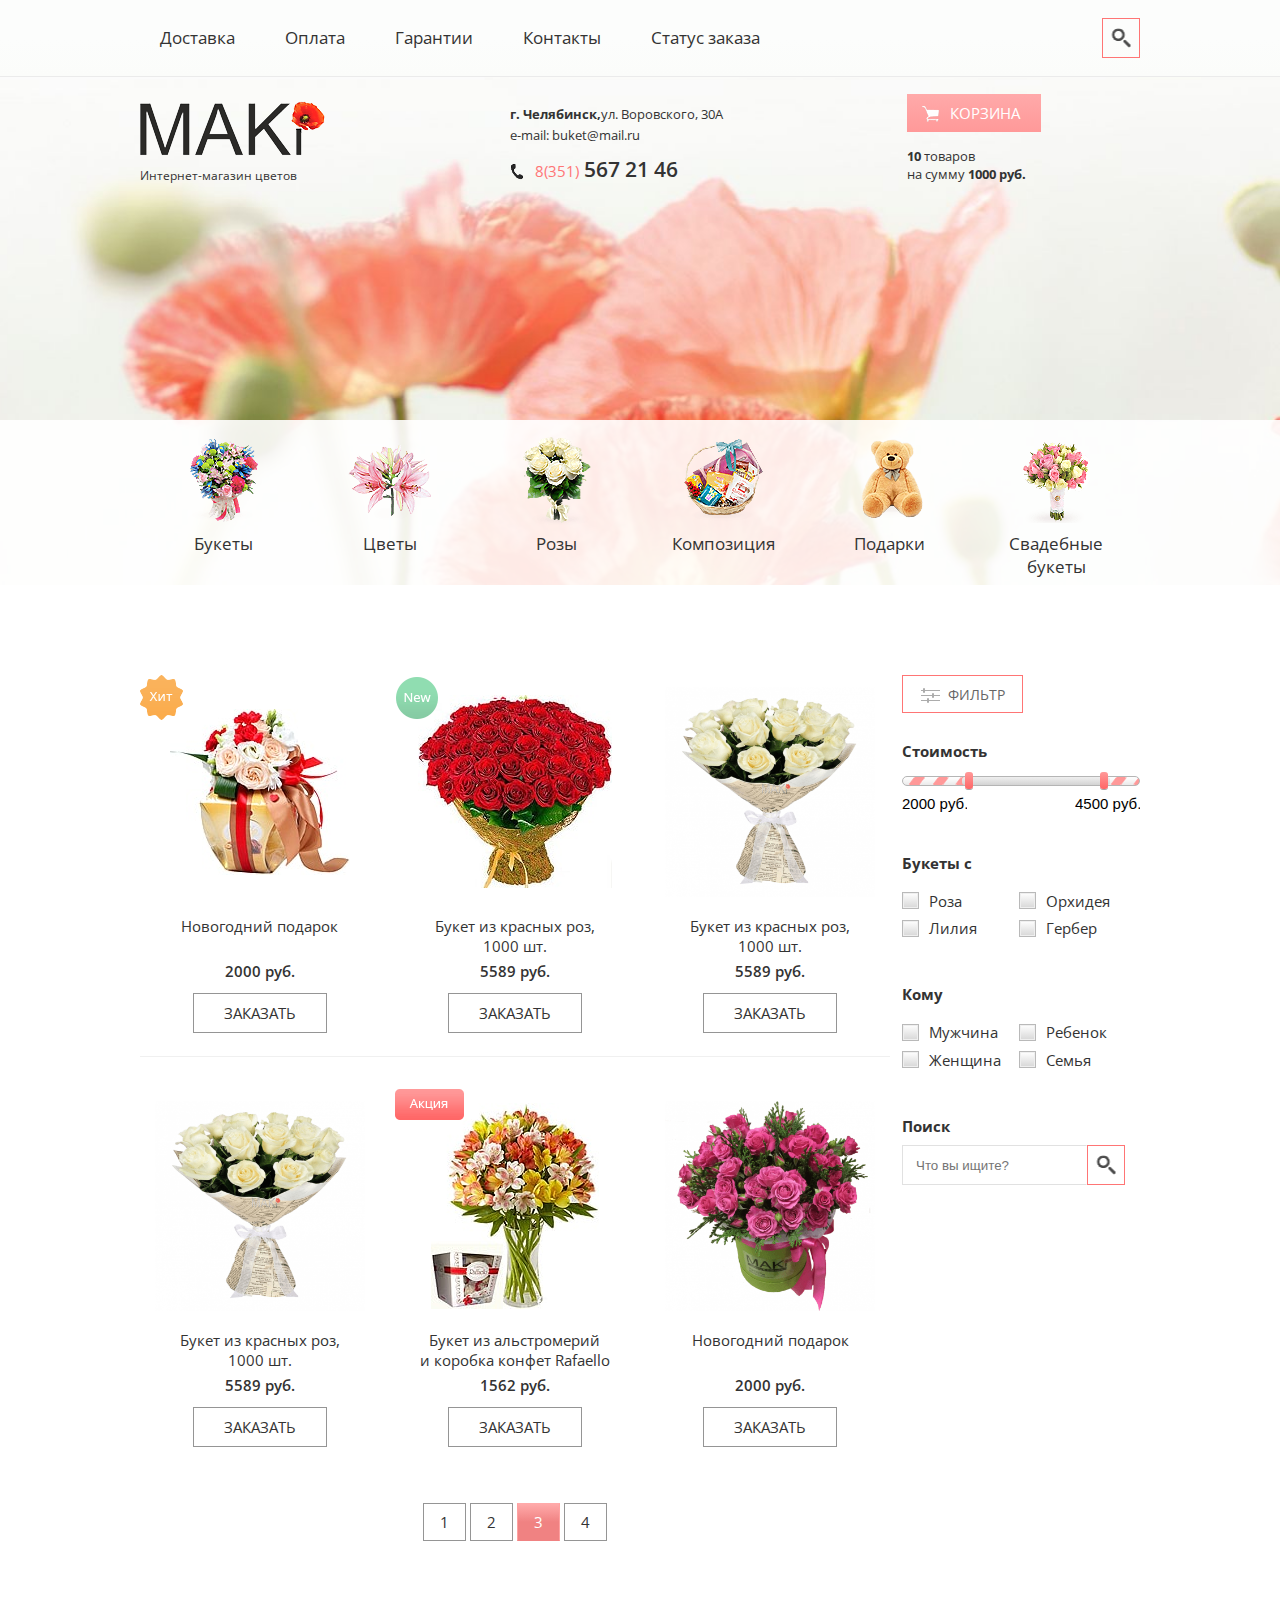
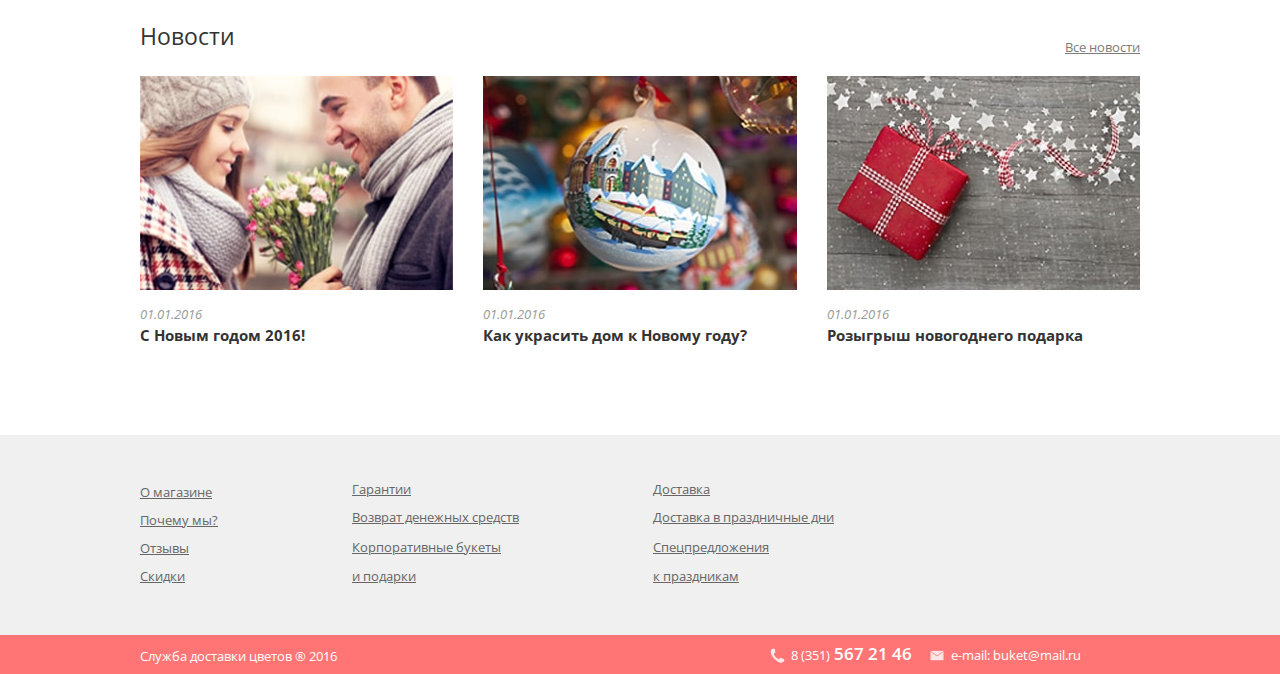
<file: index.html>
<!DOCTYPE html>
<html lang="ru">
  <head>
    <meta charset="utf-8">
    <title>maki</title>
    <meta name="keywords" content="">
    <meta name="description" content="">
    <meta name="viewport" content="width=device-width">
    <link href="http://fonts.googleapis.com/css?family=PT+Sans:regular,italic,bold,bolditalic" rel="stylesheet" type="text/css">
    <link href="https://fonts.googleapis.com/css?family=Open+Sans:400,400i,600,700" rel="stylesheet">
    <link rel="stylesheet" href="css/layout/jquery-ui.min.css">
    <link type="text/css" rel="stylesheet" href="css/layout/jquery.fancybox.css">
    <link type="text/css" rel="stylesheet" href="css/layout/jquery.fancybox-thumbs.css">
    <link type="text/css" rel="stylesheet" href="css/layout/lightslider.min.css">
    <link type="text/css" rel="stylesheet" href="css/layout/timedropper.min.css">
    <link type="text/css" rel="stylesheet" href="css/main.css">
  </head>
  <body>
    <div class="wrapper">
      <div class="pagecontent-main">
        <div class="header">
          <div class="header__top">
            <div class="container">
              <div class="pulled-left">
                <div class="mobile_show" data-opener="navigation-mobile"><span class="icon icon_burger"></span></div>
                <div class="header__nav">
                  <div class="nav">
                    <ul class="nav__list nav_mobile" data-target="navigation-mobile">
                      <li class="nav__item"><a class="nav__link" href="#">Доставка</a></li>
                      <li class="nav__item"><a class="nav__link" href="#">Оплата</a></li>
                      <li class="nav__item"><a class="nav__link" href="#">Гарантии</a></li>
                      <li class="nav__item"><a class="nav__link" href="#">Контакты </a></li>
                      <li class="nav__item"><a class="nav__link" href="#">Статус заказа</a></li>
                    </ul>
                  </div>
                </div>
              </div>
              <div class="header__search">
                <div class="search">
                  <input class="search__input" type="text" name="search" placeholder="Что вы ищите?"><a class="search__wrap" href="#">
                    <span class="search__icon">
                      <span class="icon icon_search"></span>
                    </span></a>
                </div>
              </div>
            </div>
          </div>
          <div class="header__middle">
            <div class="container">
              <div class="header__logo">
                <div class="logo"><a class="logo__link" href="index.html"><img class="logo__img" src="./img/logo.png" alt=""></a>
                  <div class="logo__text">Интернет-магазин цветов</div>
                </div>
              </div>
              <div class="header__contacts">
                <div class="contacts">
                  <div class="contacts__address"><span class="contacts__address-city"> г. Челябинск,</span><span class="contacts__address-street">ул. Воровского, 30А</span></div>
                  <div class="contacts__email"><a class="contacts__email-link" href="mailto:buket@mail.ru">e-mail: buket@mail.ru</a></div>
                  <div class="contacts__tel">
                    <div class="contacts__tel-icon">
                      <div class="icon icon_phone"></div>
                    </div><a class="contacts__tel-link" href="tel:83515672146"><span>
                         8(351)</span>
                       
                      567 21 46</a>
                  </div>
                </div>
              </div>
              <div class="header__cart"><a class="cart__btn" href="order.html">
                  <span class="cart__btn-icon">
                    <span class="icon icon_cart"></span>
                  </span>Корзина</a>
                <div class="cart__products"><span class="cart__products-number">10 </span><span class="cart__products-text">товаров</span></div>
                <div class="cart__amount"><span class="cart__amount-text">на сумму </span><span class="cart__amount-number">1000 руб.</span></div>
              </div>
            </div>
          </div>
          <div class="header__bottom">
            <div class="container">
              <div class="menu">
                <ul class="menu__list">
                  <li class="menu__item"><a class="menu__item-link" href="#">
                      <span class="menu__item-img-wrap"><img class="menu__item-img" src="img/menu-img/bouquets.png" alt=""></span>
                      <span class="menu__item-text">Букеты</span></a></li>
                  <li class="menu__item"><a class="menu__item-link" href="#">
                      <span class="menu__item-img-wrap"><img class="menu__item-img" src="img/menu-img/flowers.png" alt=""></span>
                      <span class="menu__item-text">Цветы</span></a></li>
                  <li class="menu__item"><a class="menu__item-link" href="#">
                      <span class="menu__item-img-wrap"><img class="menu__item-img" src="img/menu-img/rose.png" alt=""></span>
                      <span class="menu__item-text">Розы</span></a></li>
                  <li class="menu__item"><a class="menu__item-link" href="#">
                      <span class="menu__item-img-wrap"><img class="menu__item-img" src="img/menu-img/composition.png" alt=""></span>
                      <span class="menu__item-text">Композиция</span></a></li>
                  <li class="menu__item"><a class="menu__item-link" href="#">
                      <span class="menu__item-img-wrap"><img class="menu__item-img" src="img/menu-img/gifts.png" alt=""></span>
                      <span class="menu__item-text">Подарки</span></a></li>
                  <li class="menu__item"><a class="menu__item-link" href="#">
                      <span class="menu__item-img-wrap"><img class="menu__item-img" src="img/menu-img/wedding_b.png" alt=""></span>
                      <span class="menu__item-text">Свадебные <br> букеты</span></a></li>
                </ul>
              </div>
            </div>
          </div>
        </div>
        <div class="maincontent">
          <div class="container">
            <div class="clearfix-wrap">
              <div class="sidebar">
                <div class="filters"><a class="filters__btn" href="#">
                    <span class="filters__btn-icon">
                      <span class="icon icon_filter"></span>
                    </span><span class="filters__btn-text">Фильтр</span></a>
                  <div class="filters__wrap">
                    <form id="filter" method="get">
                      <div class="filters__row filters__row_range">
                        <div class="filters__title">Стоимость</div>
                        <div class="filters__range">
                          <div id="slider-range"></div>
                          <div class="filters__range-price">
                            <input class="filters__range-elem" type="text" name="price-from" readonly id="price-from">
                            <input class="filters__range-elem" type="text" name="price-to" readonly id="price-to">
                          </div>
                        </div>
                      </div>
                      <div class="filters__row filters__row_checkbox">
                        <div class="filters__title">Букеты с </div>
                        <label class="filters__checkbox">
                          <input class="filters__checkbox-elem" type="checkbox" name="bouquets"><span class="filters__checkbox-fake"></span><span class="filters__elem-title">Роза</span>
                        </label>
                        <label class="filters__checkbox">
                          <input class="filters__checkbox-elem" type="checkbox" name="bouquets"><span class="filters__checkbox-fake"></span><span class="filters__elem-title">Орхидея</span>
                        </label>
                        <label class="filters__checkbox">
                          <input class="filters__checkbox-elem" type="checkbox" name="bouquets"><span class="filters__checkbox-fake"></span><span class="filters__elem-title">Лилия</span>
                        </label>
                        <label class="filters__checkbox">
                          <input class="filters__checkbox-elem" type="checkbox" name="bouquets"><span class="filters__checkbox-fake"></span><span class="filters__elem-title">Гербер</span>
                        </label>
                      </div>
                      <div class="filters__row filters__row_checkbox">
                        <div class="filters__title">Кому </div>
                        <label class="filters__checkbox">
                          <input class="filters__checkbox-elem" type="checkbox" name="present"><span class="filters__checkbox-fake"></span><span class="filters__elem-title">Мужчина</span>
                        </label>
                        <label class="filters__checkbox">
                          <input class="filters__checkbox-elem" type="checkbox" name="present"><span class="filters__checkbox-fake"></span><span class="filters__elem-title">Ребенок</span>
                        </label>
                        <label class="filters__checkbox">
                          <input class="filters__checkbox-elem" type="checkbox" name="present"><span class="filters__checkbox-fake"></span><span class="filters__elem-title">Женщина</span>
                        </label>
                        <label class="filters__checkbox">
                          <input class="filters__checkbox-elem" type="checkbox" name="present"><span class="filters__checkbox-fake"></span><span class="filters__elem-title">Семья</span>
                        </label>
                      </div>
                      <div class="filters__row filters__row_search">
                        <div class="filters__title filters__title_input">Поиск</div>
                        <div class="filters__input">
                          <div class="search">
                            <input class="search__input" type="text" name="search" placeholder="Что вы ищите?"><a class="search__wrap" href="#">
                              <span class="search__icon">
                                <span class="icon icon_search"></span>
                              </span></a>
                          </div>
                        </div>
                      </div>
                    </form>
                  </div>
                </div>
              </div>
              <div class="main">
                <div class="products">
                  <div class="products__list">
                    <div class="products__item"><img class="product__sales-icon" src="./img/icons/sales.png" alt="">
                      <div class="product"><a class="product__link" href="products-info.html">
                          <span class="product__img-wrap"><img class="product__img" src="img/products-img/ny-present.jpg" alt=""></span>
                          <span class="product__title">Новогодний подарок</span></a>
                        <div class="product__sum">2000 руб.</div><a class="product__order-btn" href="products-info.html">Заказать</a>
                      </div>
                    </div>
                    <div class="products__item"><img class="product__new-icon" src="./img/icons/new.png" alt="">
                      <div class="product"><a class="product__link" href="products-info.html">
                          <span class="product__img-wrap"><img class="product__img" src="img/products-img/rose-1001.jpg" alt=""></span>
                          <span class="product__title">Букет из красных роз,<br> 1000 шт.</span></a>
                        <div class="product__sum">5589 руб.</div><a class="product__order-btn" href="products-info.html">Заказать</a>
                      </div>
                    </div>
                    <div class="tablet-clearfix"></div>
                    <div class="products__item">
                      <div class="product"><a class="product__link" href="products-info.html">
                          <span class="product__img-wrap"><img class="product__img" src="img/products-img/white-rose.png" alt=""></span>
                          <span class="product__title">Букет из красных роз,<br> 1000 шт.</span></a>
                        <div class="product__sum">5589 руб.</div><a class="product__order-btn" href="products-info.html">Заказать</a>
                      </div>
                    </div>
                    <div class="desctop-clearfix"></div>
                    <div class="products__item">
                      <div class="product"><a class="product__link" href="products-info.html">
                          <span class="product__img-wrap"><img class="product__img" src="img/products-img/white-rose.png" alt=""></span>
                          <span class="product__title">Букет из красных роз,<br> 1000 шт.</span></a>
                        <div class="product__sum">5589 руб.</div><a class="product__order-btn" href="products-info.html">Заказать</a>
                      </div>
                    </div>
                    <div class="tablet-clearfix"></div>
                    <div class="products__item"><img class="product__promotion-icon" src="./img/icons/promotion.png" alt="">
                      <div class="product"><a class="product__link" href="products-info.html">
                          <span class="product__img-wrap"><img class="product__img" src="img/products-img/flowers-raffaello.jpg" alt=""></span>
                          <span class="product__title">Букет из альстромерий <br> и коробка конфет Rafaello</span></a>
                        <div class="product__sum">1562 руб.</div><a class="product__order-btn" href="products-info.html">Заказать</a>
                      </div>
                    </div>
                    <div class="products__item">
                      <div class="product"><a class="product__link" href="products-info.html">
                          <span class="product__img-wrap"><img class="product__img" src="img/products-img/pink-rose.png" alt=""></span>
                          <span class="product__title">Новогодний подарок</span></a>
                        <div class="product__sum">2000 руб.</div><a class="product__order-btn" href="products-info.html">Заказать</a>
                      </div>
                    </div>
                    <div class="desctop-clearfix"></div>
                  </div>
                  <div class="pagination__wrap">
                    <ul class="pagination__list">
                      <li class="pagination__item"><a class="pagination__link" href="#">1</a></li>
                      <li class="pagination__item"><a class="pagination__link" href="#">2</a></li>
                      <li class="pagination__item active"><a class="pagination__link" href="#">3</a></li>
                      <li class="pagination__item"><a class="pagination__link" href="#">4</a></li>
                    </ul>
                  </div>
                </div>
              </div>
            </div>
            <div class="news">
              <div class="news-heading__wrap">
                <div class="section__title">Новости</div><a class="news__show-all" href="#">Все новости</a>
              </div>
              <ul class="news__list">
                <li class="news__item"><a class="news__link-img" href="#"><img class="news__img" src="./img/news-img/couple.jpg" alt="">
                    <span class="news__hover">Читать...</span></a>
                  <div class="news__date">01.01.2016</div>
                  <div class="news__title"><a class="news__link" href="#">С Новым годом 2016!</a></div>
                </li>
                <li class="news__item"><a class="news__link-img" href="#"><img class="news__img" src="./img/news-img/ny.jpg" alt="">
                    <span class="news__hover">Читать...</span></a>
                  <div class="news__date">01.01.2016</div>
                  <div class="news__title"><a class="news__link" href="#">Как украсить дом к Новому году?</a></div>
                </li>
                <li class="news__item"><a class="news__link-img" href="#"><img class="news__img" src="./img/news-img/gift.jpg" alt="">
                    <span class="news__hover">Читать...</span></a>
                  <div class="news__date">01.01.2016</div>
                  <div class="news__title"><a class="news__link" href="#">Розыгрыш новогоднего подарка</a></div>
                </li>
              </ul>
            </div>
          </div>
        </div>
      </div>
    </div>
    <div class="footer">
      <div class="footer__top">
        <div class="container">
          <div class="footer__menu">
            <ul class="footer__menu-list">
              <li class="footer__menu-item">
                <div class="footer__menu-elem"><a class="footer__menu-link" href="#">О магазине</a></div>
                <div class="footer__menu-elem"><a class="footer__menu-link" href="#">Почему мы?</a></div>
                <div class="footer__menu-elem"><a class="footer__menu-link" href="#">Отзывы</a></div>
                <div class="footer__menu-elem"><a class="footer__menu-link" href="#">Скидки</a></div>
              </li>
              <li class="footer__menu-item">
                <div class="footer__menu-elem"><a class="footer__menu-link" href="#">Гарантии</a></div>
                <div class="footer__menu-elem"><a class="footer__menu-link" href="#">Возврат денежных средств</a></div>
                <div class="footer__menu-elem"><a class="footer__menu-link footer__menu-indent" href="#">Корпоративные букеты <br> и подарки</a></div>
              </li>
              <li class="footer__menu-item">
                <div class="footer__menu-elem"><a class="footer__menu-link" href="#">Доставка</a></div>
                <div class="footer__menu-elem"><a class="footer__menu-link" href="#">Доставка в праздничные дни</a></div>
                <div class="footer__menu-elem"><a class="footer__menu-link footer__menu-indent" href="#">Спецпредложения <br> к праздникам</a></div>
              </li>
            </ul>
          </div>
        </div>
      </div>
      <div class="footer__bottom">
        <div class="container">
          <div class="footer__copyright">Служба доставки цветов &#174; 2016</div>
          <div class="footer__contacts">
            <div class="contacts__tel">
              <div class="contacts__tel-icon">
                <div class="icon icon_phone-white"></div>
              </div><a class="contacts__tel-link" href="tel:83515672146"><span>
                   8 (351)</span>
                 
                567 21 46</a>
            </div>
            <div class="contacts__email">
              <div class="contacts__email-icon">
                <div class="icon icon_email"></div>
              </div><a class="contacts__email-link" href="mailto:buket@mail.ru">e-mail: buket@mail.ru</a>
            </div>
          </div>
        </div>
      </div>
    </div>
    <script src="js/jquery-3.3.1.min.js"></script>
    <script src="js/jquery-ui.min.js"></script>
    <script src="js/jquery.fancybox.pack.js"></script>
    <script src="js/jquery.fancybox-thumbs.js"></script>
    <script src="js/lightslider.min.js"></script>
    <script src="js/timedropper.min.js"></script>
    <script src="js/main.js"></script>
  </body>
</html>
</file>
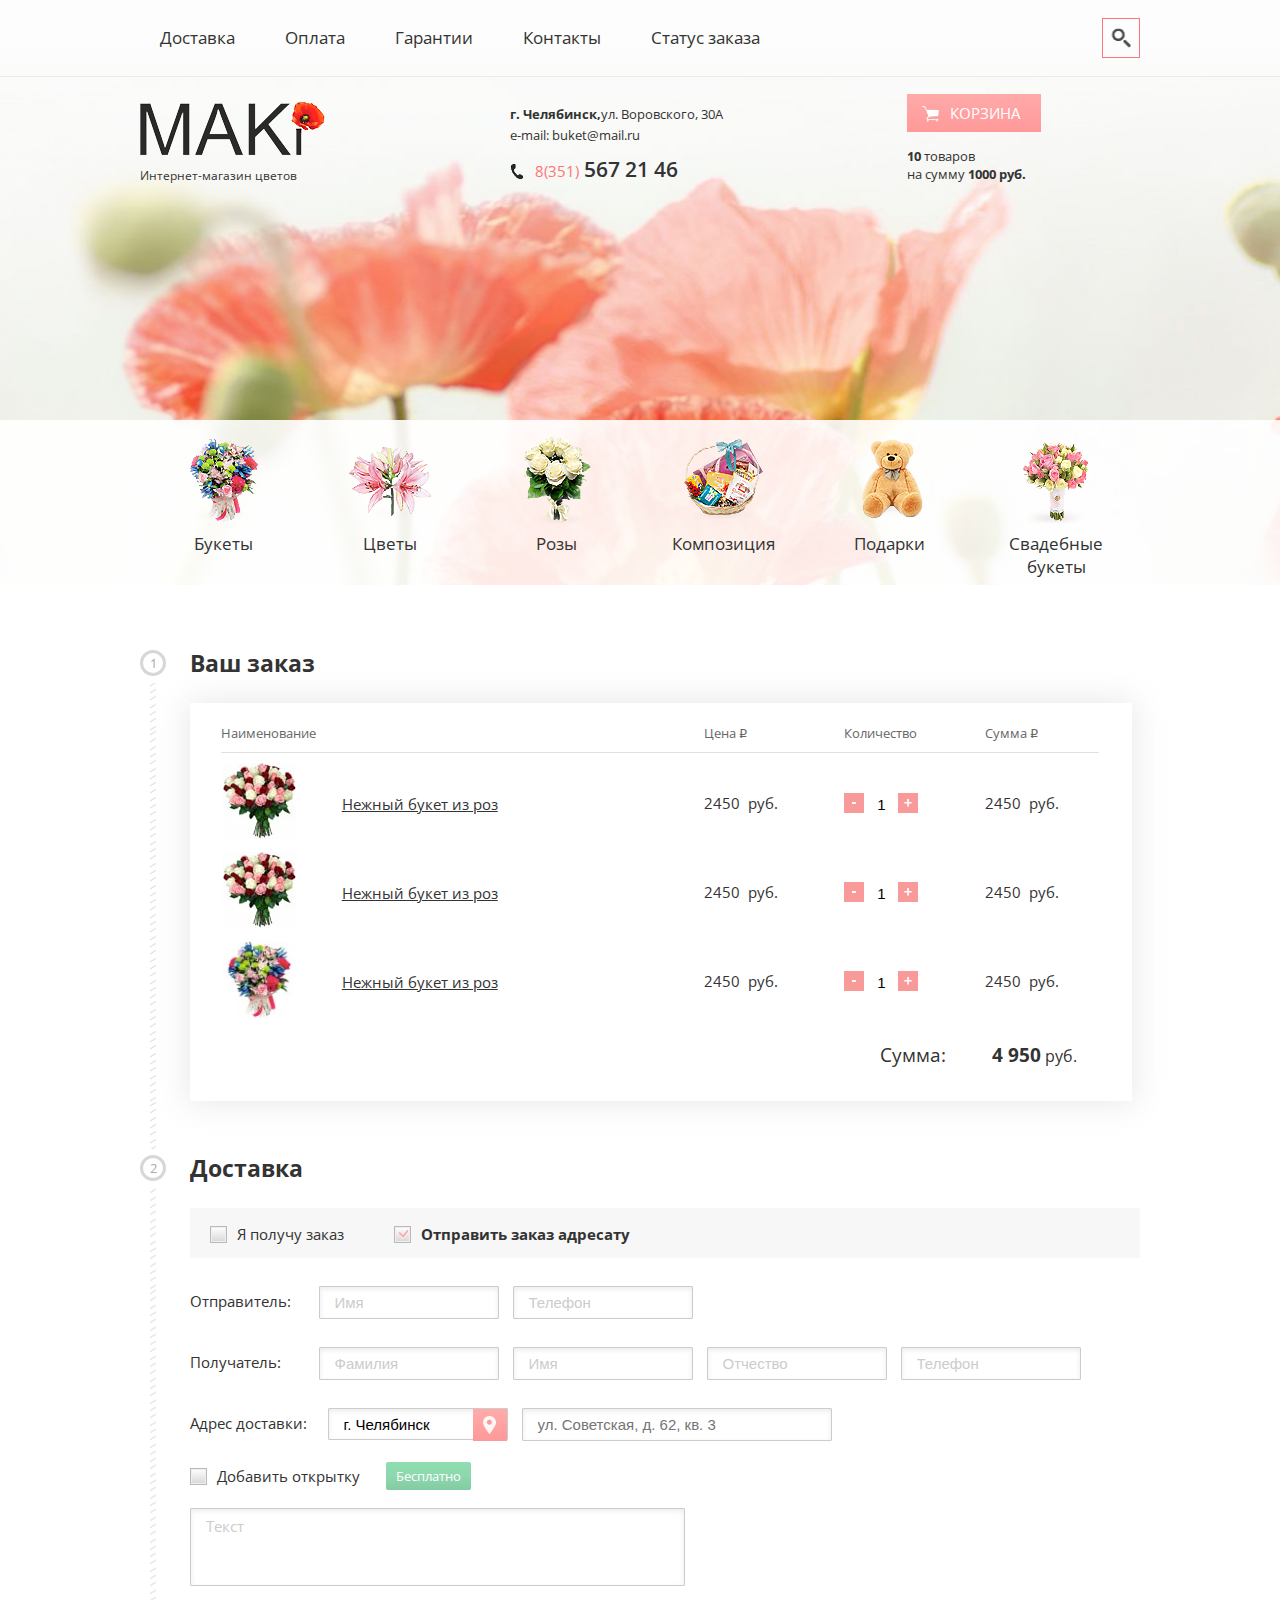
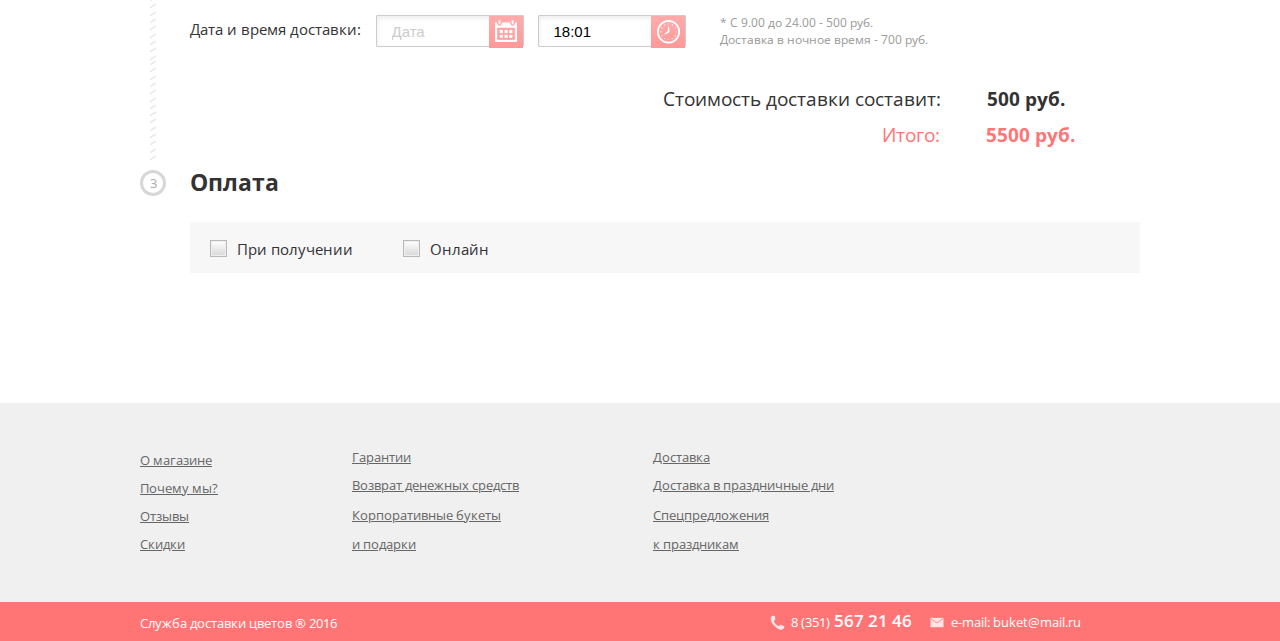
<file: order.html>
<!DOCTYPE html>
<html lang="ru">
  <head>
    <meta charset="utf-8">
    <title>maki</title>
    <meta name="keywords" content="">
    <meta name="description" content="">
    <meta name="viewport" content="width=device-width">
    <link href="http://fonts.googleapis.com/css?family=PT+Sans:regular,italic,bold,bolditalic" rel="stylesheet" type="text/css">
    <link href="https://fonts.googleapis.com/css?family=Open+Sans:400,400i,600,700" rel="stylesheet">
    <link rel="stylesheet" href="css/layout/jquery-ui.min.css">
    <link type="text/css" rel="stylesheet" href="css/layout/jquery.fancybox.css">
    <link type="text/css" rel="stylesheet" href="css/layout/jquery.fancybox-thumbs.css">
    <link type="text/css" rel="stylesheet" href="css/layout/lightslider.min.css">
    <link type="text/css" rel="stylesheet" href="css/layout/timedropper.min.css">
    <link type="text/css" rel="stylesheet" href="css/main.css">
  </head>
  <body>
    <div class="wrapper">
      <div class="pagecontent-order">
        <div class="header">
          <div class="header__top">
            <div class="container">
              <div class="pulled-left">
                <div class="mobile_show" data-opener="navigation-mobile"><span class="icon icon_burger"></span></div>
                <div class="header__nav">
                  <div class="nav">
                    <ul class="nav__list nav_mobile" data-target="navigation-mobile">
                      <li class="nav__item"><a class="nav__link" href="#">Доставка</a></li>
                      <li class="nav__item"><a class="nav__link" href="#">Оплата</a></li>
                      <li class="nav__item"><a class="nav__link" href="#">Гарантии</a></li>
                      <li class="nav__item"><a class="nav__link" href="#">Контакты </a></li>
                      <li class="nav__item"><a class="nav__link" href="#">Статус заказа</a></li>
                    </ul>
                  </div>
                </div>
              </div>
              <div class="header__search">
                <div class="search">
                  <input class="search__input" type="text" name="search" placeholder="Что вы ищите?"><a class="search__wrap" href="#">
                    <span class="search__icon">
                      <span class="icon icon_search"></span>
                    </span></a>
                </div>
              </div>
            </div>
          </div>
          <div class="header__middle">
            <div class="container">
              <div class="header__logo">
                <div class="logo"><a class="logo__link" href="index.html"><img class="logo__img" src="./img/logo.png" alt=""></a>
                  <div class="logo__text">Интернет-магазин цветов</div>
                </div>
              </div>
              <div class="header__contacts">
                <div class="contacts">
                  <div class="contacts__address"><span class="contacts__address-city"> г. Челябинск,</span><span class="contacts__address-street">ул. Воровского, 30А</span></div>
                  <div class="contacts__email"><a class="contacts__email-link" href="mailto:buket@mail.ru">e-mail: buket@mail.ru</a></div>
                  <div class="contacts__tel">
                    <div class="contacts__tel-icon">
                      <div class="icon icon_phone"></div>
                    </div><a class="contacts__tel-link" href="tel:83515672146"><span>
                         8(351)</span>
                       
                      567 21 46</a>
                  </div>
                </div>
              </div>
              <div class="header__cart"><a class="cart__btn" href="order.html">
                  <span class="cart__btn-icon">
                    <span class="icon icon_cart"></span>
                  </span>Корзина</a>
                <div class="cart__products"><span class="cart__products-number">10 </span><span class="cart__products-text">товаров</span></div>
                <div class="cart__amount"><span class="cart__amount-text">на сумму </span><span class="cart__amount-number">1000 руб.</span></div>
              </div>
            </div>
          </div>
          <div class="header__bottom">
            <div class="container">
              <div class="menu">
                <ul class="menu__list">
                  <li class="menu__item"><a class="menu__item-link" href="#">
                      <span class="menu__item-img-wrap"><img class="menu__item-img" src="img/menu-img/bouquets.png" alt=""></span>
                      <span class="menu__item-text">Букеты</span></a></li>
                  <li class="menu__item"><a class="menu__item-link" href="#">
                      <span class="menu__item-img-wrap"><img class="menu__item-img" src="img/menu-img/flowers.png" alt=""></span>
                      <span class="menu__item-text">Цветы</span></a></li>
                  <li class="menu__item"><a class="menu__item-link" href="#">
                      <span class="menu__item-img-wrap"><img class="menu__item-img" src="img/menu-img/rose.png" alt=""></span>
                      <span class="menu__item-text">Розы</span></a></li>
                  <li class="menu__item"><a class="menu__item-link" href="#">
                      <span class="menu__item-img-wrap"><img class="menu__item-img" src="img/menu-img/composition.png" alt=""></span>
                      <span class="menu__item-text">Композиция</span></a></li>
                  <li class="menu__item"><a class="menu__item-link" href="#">
                      <span class="menu__item-img-wrap"><img class="menu__item-img" src="img/menu-img/gifts.png" alt=""></span>
                      <span class="menu__item-text">Подарки</span></a></li>
                  <li class="menu__item"><a class="menu__item-link" href="#">
                      <span class="menu__item-img-wrap"><img class="menu__item-img" src="img/menu-img/wedding_b.png" alt=""></span>
                      <span class="menu__item-text">Свадебные <br> букеты</span></a></li>
                </ul>
              </div>
            </div>
          </div>
        </div>
        <div class="maincontent-order">
          <div class="container">
            <div class="clearfix-wrap">
              <div class="order">
                <div class="order__form">
                  <form class="order__form-tag" action="post">
                    <div class="order__descr">
                      <div class="order__block-header">
                        <div class="order__steps-number"><span>1</span></div>
                        <div class="order__title">Ваш заказ</div>
                      </div>
                      <div class="order__info">
                        <div class="order__aside-img"></div>
                        <div class="order__info-wrap">
                          <div class="order__info-header">
                            <div class="order__col-product">
                              <div class="order__col-title">Наименование</div>
                            </div>
                            <div class="order__col-price">
                              <div class="order__col-title"><span>Цена </span><span class="order__currency">q</span></div>
                            </div>
                            <div class="order__col-amount">
                              <div class="order__col-title">Количество</div>
                            </div>
                            <div class="order__col-sum">
                              <div class="order__col-title"><span>Сумма </span><span class="order__currency">q</span></div>
                            </div>
                          </div>
                          <div class="order__tablet-clearfix">
                            <div class="order__info-row price-wrap">
                              <div class="order__col-product">
                                <div class="order__product">
                                  <div class="order__info-img">
                                    <div class="order__img"><img src="img/products-img/order1.jpg" alt=""></div>
                                  </div>
                                  <div class="order__info-link"><a class="order__info-title" href="#">Нежный букет из роз</a></div>
                                </div>
                              </div>
                              <div class="order__col-price">
                                <div class="order__mobile-show">
                                  <div class="order__col-title"><span>Цена </span><span class="order__currency">q</span></div>
                                </div>
                                <div class="order__price"><span class="order__price-number price-order">
                                     2450</span><span class="order__price-currency">pуб.</span></div>
                              </div>
                              <div class="order__col-amount">
                                <div class="order__mobile-show">
                                  <div class="order__col-title">Количество</div>
                                </div>
                                <div class="order__amount">
                                  <div class="order__quantity-wrap">
                                    <div class="order__quantity-minus price-btn minus">
                                      <div class="icon icon_minus"></div>
                                    </div>
                                    <input class="order__quantity-value price-value" type="text" value="1">
                                    <div class="order__quantity-plus price-btn plus">
                                      <div class="icon icon_plus"></div>
                                    </div>
                                  </div>
                                </div>
                              </div>
                              <div class="order__col-sum">
                                <div class="order__mobile-show">
                                  <div class="order__col-title"><span>Сумма </span><span class="order__currency">q</span></div>
                                </div>
                                <div class="order__sum"><span class="order__sum-number price-order-sum">
                                     2450</span><span class="order__price-currency">pуб.</span></div>
                              </div>
                            </div>
                            <div class="order__info-row price-wrap">
                              <div class="order__col-product">
                                <div class="order__product">
                                  <div class="order__info-img">
                                    <div class="order__img"><img src="img/products-img/order1.jpg" alt=""></div>
                                  </div>
                                  <div class="order__info-link"><a class="order__info-title" href="#">Нежный букет из роз</a></div>
                                </div>
                              </div>
                              <div class="order__col-price">
                                <div class="order__mobile-show">
                                  <div class="order__col-title"><span>Цена </span><span class="order__currency">q</span></div>
                                </div>
                                <div class="order__price"><span class="order__price-number price-order">
                                     2450</span><span class="order__price-currency">pуб.</span></div>
                              </div>
                              <div class="order__col-amount">
                                <div class="order__mobile-show">
                                  <div class="order__col-title">Количество</div>
                                </div>
                                <div class="order__amount">
                                  <div class="order__quantity-wrap">
                                    <div class="order__quantity-minus price-btn minus">
                                      <div class="icon icon_minus"></div>
                                    </div>
                                    <input class="order__quantity-value price-value" type="text" value="1">
                                    <div class="order__quantity-plus price-btn plus">
                                      <div class="icon icon_plus"></div>
                                    </div>
                                  </div>
                                </div>
                              </div>
                              <div class="order__col-sum">
                                <div class="order__mobile-show">
                                  <div class="order__col-title"><span>Сумма </span><span class="order__currency">q</span></div>
                                </div>
                                <div class="order__sum"><span class="order__sum-number price-order-sum">
                                     2450</span><span class="order__price-currency">pуб.</span></div>
                              </div>
                            </div>
                            <div class="order__info-row price-wrap">
                              <div class="order__col-product">
                                <div class="order__product">
                                  <div class="order__info-img">
                                    <div class="order__img"><img src="img/products-img/order2.jpg" alt=""></div>
                                  </div>
                                  <div class="order__info-link"><a class="order__info-title" href="#">Нежный букет из роз</a></div>
                                </div>
                              </div>
                              <div class="order__col-price">
                                <div class="order__mobile-show">
                                  <div class="order__col-title"><span>Цена </span><span class="order__currency">q</span></div>
                                </div>
                                <div class="order__price"><span class="order__price-number price-order">
                                     2450</span><span class="order__price-currency">pуб.</span></div>
                              </div>
                              <div class="order__col-amount">
                                <div class="order__mobile-show">
                                  <div class="order__col-title">Количество</div>
                                </div>
                                <div class="order__amount">
                                  <div class="order__quantity-wrap">
                                    <div class="order__quantity-minus price-btn minus">
                                      <div class="icon icon_minus"></div>
                                    </div>
                                    <input class="order__quantity-value price-value" type="text" value="1">
                                    <div class="order__quantity-plus price-btn plus">
                                      <div class="icon icon_plus"></div>
                                    </div>
                                  </div>
                                </div>
                              </div>
                              <div class="order__col-sum">
                                <div class="order__mobile-show">
                                  <div class="order__col-title"><span>Сумма </span><span class="order__currency">q</span></div>
                                </div>
                                <div class="order__sum"><span class="order__sum-number price-order-sum">
                                     2450</span><span class="order__price-currency">руб.</span></div>
                              </div>
                            </div>
                          </div>
                          <div class="order__section-bottom">
                            <div class="products-price"><span class="price__text">Сумма:</span><span class="price__number price__number-products order-items-price">4 950</span> руб.</div>
                          </div>
                        </div>
                      </div>
                      <div class="order__block-header">
                        <div class="order__steps-number"><span>2</span></div>
                        <div class="order__title">Доставка</div>
                      </div>
                      <div class="order__delivery">
                        <div class="order__aside-img"></div>
                        <div class="order__delivery-row">
                          <div class="order__delivery-recipient">
                            <label class="order__radio">
                              <input class="order__radio-elem order__radio_sender" type="radio" name="recipient"><span class="order__radio-fake"></span><span class="order__elem-title">Я получу заказ</span>
                            </label>
                            <label class="order__radio">
                              <input class="order__radio-elem" type="radio" name="recipient" checked><span class="order__radio-fake"></span><span class="order__elem-title">Отправить заказ адресату</span>
                            </label>
                          </div>
                        </div>
                        <div class="order__delivery-row order__delivery_sender">
                          <div class="order__input-wrap">
                            <div class="order__input-col-2x">
                              <div class="order__input-label">Отправитель:</div>
                            </div>
                            <div class="order__input-col-10x">
                              <div class="order__input">
                                <input class="order__input-elem" type="text" name="sender-name" placeholder="Имя" required>
                              </div>
                              <div class="order__input">
                                <input class="order__input-elem" type="tel" name="sender-tel" placeholder="Телефон" required>
                              </div>
                            </div>
                          </div>
                        </div>
                        <div class="order__delivery-row">
                          <div class="order__input-wrap">
                            <div class="order__input-col-2x">
                              <div class="order__input-label">Получатель:</div>
                            </div>
                            <div class="order__input-col-10x">
                              <div class="order__input">
                                <input class="order__input-elem" type="text" name="receiver-name" placeholder="Фамилия">
                              </div>
                              <div class="order__input">
                                <input class="order__input-elem" type="text" name="receiver-tel" placeholder="Имя" required>
                              </div>
                              <div class="order__input">
                                <input class="order__input-elem" type="text" name="receiver-name" placeholder="Отчество">
                              </div>
                              <div class="order__input">
                                <input class="order__input-elem" type="tel" name="receiver-tel" placeholder="Телефон" required>
                              </div>
                            </div>
                          </div>
                        </div>
                        <div class="order__delivery-row">
                          <div class="order__input-wrap">
                            <div class="order__input-col-2x">
                              <div class="order__input-label">Адрес доставки:</div>
                            </div>
                            <div class="order__input-col-10x order__delivery_address">
                              <div class="order__input order__input_iconed">
                                <input class="order__input-elem order__input_city" type="text" name="city" value="г. Челябинск" readonly><span class="icon icon_pin"></span>
                              </div>
                              <div class="order__input">
                                <input class="order__input_address" type="text" name="address" placeholder="ул. Советская, д. 62, кв. 3">
                              </div>
                            </div>
                          </div>
                        </div>
                        <div class="order__delivery-row order__delivery_textarea">
                          <label class="filters__checkbox">
                            <input class="filters__checkbox-elem" type="checkbox" name="card"><span class="filters__checkbox-fake"></span><span class="filters__elem-title">Добавить открытку </span>
                          </label>
                          <div class="order__delivery-icon">Бесплатно</div>
                          <div class="order__delivery-block">
                            <div class="order__textarea">
                              <textarea class="order__input-textarea" placeholder="Текст"></textarea>
                            </div>
                          </div>
                        </div>
                        <div class="order__delivery-row order__delivery_dateTime">
                          <div class="order__input-wrap">
                            <div class="order__input-col-2x">
                              <div class="order__input-label">Дата и время доставки:</div>
                            </div>
                            <div class="order__input-col-10x">
                              <label class="order__input order__input_iconed">
                                <input class="order__input-elem" type="text" name="date" placeholder="Дата" id="datepicker"><span class="icon icon_date"></span>
                              </label>
                              <label class="order__input order__input_iconed">
                                <input class="order__input-elem" type="text" name="time" placeholder="00:00" id="alarm"><span class="icon icon_time"></span>
                              </label>
                              <div class="order__delivery-time "> 
                                <p>* С 9.00 до 24.00 - 500 руб.</p>
                                <p>Доставка в ночное время - 700 руб.</p>
                              </div>
                            </div>
                          </div>
                        </div>
                        <div class="order__delivery-row order__row-price">
                          <div class="order__section-bottom">
                            <div class="delivery-price"><span class="price__text">Стоимость доставки составит:</span><span class="price__number price__number_delivery delivery-price">500 руб.</span></div>
                          </div>
                          <div class="order__section__bottom order__section__total">
                            <div class="order-total__price"><span class="price__text">Итого:</span><span class="price__number price__number-total order-total-price">5500 руб.</span><span class="currency"></span></div>
                          </div>
                        </div>
                      </div>
                      <div class="order__block-header">
                        <div class="order__steps-number"><span>3</span></div>
                        <div class="order__title">Оплата</div>
                      </div>
                      <div class="order__payment">
                        <div class="order__payment-methods">
                          <label class="order__radio">
                            <input class="order__radio-elem" type="radio" name="payment"><span class="order__radio-fake"></span><span class="order__elem-title">При получении</span>
                          </label>
                          <label class="order__radio">
                            <input class="order__radio-elem order__payment_online" type="radio" name="payment"><span class="order__radio-fake"></span><span class="order__elem-title">Онлайн</span>
                          </label>
                        </div>
                        <div class="order__payment-online">
                          <ul class="payment-online">
                            <li class="payment-online__item"><a class="payment-online__link" href="#"><img class="payment-online__pic" src="img/payment/payment-webmoney.jpg" alt=""></a></li>
                            <li class="payment-online__item"><a class="payment-online__link" href="#"><img class="payment-online__pic" src="img/payment/payment-yandex.png" alt=""></a></li>
                            <li class="payment-online__item"><a class="payment-online__link" href="#"><img class="payment-online__pic" src="img/payment/payment-quwi.png" alt=""></a></li>
                            <li class="payment-online__item"><a class="payment-online__link" href="#"><img class="payment-online__pic" src="img/payment/payment-visa.png" alt=""></a></li>
                          </ul>
                        </div>
                      </div>
                    </div>
                  </form>
                </div>
              </div>
            </div>
          </div>
        </div>
      </div>
    </div>
    <div class="footer">
      <div class="footer__top">
        <div class="container">
          <div class="footer__menu">
            <ul class="footer__menu-list">
              <li class="footer__menu-item">
                <div class="footer__menu-elem"><a class="footer__menu-link" href="#">О магазине</a></div>
                <div class="footer__menu-elem"><a class="footer__menu-link" href="#">Почему мы?</a></div>
                <div class="footer__menu-elem"><a class="footer__menu-link" href="#">Отзывы</a></div>
                <div class="footer__menu-elem"><a class="footer__menu-link" href="#">Скидки</a></div>
              </li>
              <li class="footer__menu-item">
                <div class="footer__menu-elem"><a class="footer__menu-link" href="#">Гарантии</a></div>
                <div class="footer__menu-elem"><a class="footer__menu-link" href="#">Возврат денежных средств</a></div>
                <div class="footer__menu-elem"><a class="footer__menu-link footer__menu-indent" href="#">Корпоративные букеты <br> и подарки</a></div>
              </li>
              <li class="footer__menu-item">
                <div class="footer__menu-elem"><a class="footer__menu-link" href="#">Доставка</a></div>
                <div class="footer__menu-elem"><a class="footer__menu-link" href="#">Доставка в праздничные дни</a></div>
                <div class="footer__menu-elem"><a class="footer__menu-link footer__menu-indent" href="#">Спецпредложения <br> к праздникам</a></div>
              </li>
            </ul>
          </div>
        </div>
      </div>
      <div class="footer__bottom">
        <div class="container">
          <div class="footer__copyright">Служба доставки цветов &#174; 2016</div>
          <div class="footer__contacts">
            <div class="contacts__tel">
              <div class="contacts__tel-icon">
                <div class="icon icon_phone-white"></div>
              </div><a class="contacts__tel-link" href="tel:83515672146"><span>
                   8 (351)</span>
                 
                567 21 46</a>
            </div>
            <div class="contacts__email">
              <div class="contacts__email-icon">
                <div class="icon icon_email"></div>
              </div><a class="contacts__email-link" href="mailto:buket@mail.ru">e-mail: buket@mail.ru</a>
            </div>
          </div>
        </div>
      </div>
    </div>
    <script src="js/jquery-3.3.1.min.js"></script>
    <script src="js/jquery-ui.min.js"></script>
    <script src="js/jquery.fancybox.pack.js"></script>
    <script src="js/jquery.fancybox-thumbs.js"></script>
    <script src="js/lightslider.min.js"></script>
    <script src="js/timedropper.min.js"></script>
    <script src="js/main.js"></script>
  </body>
</html>
</file>
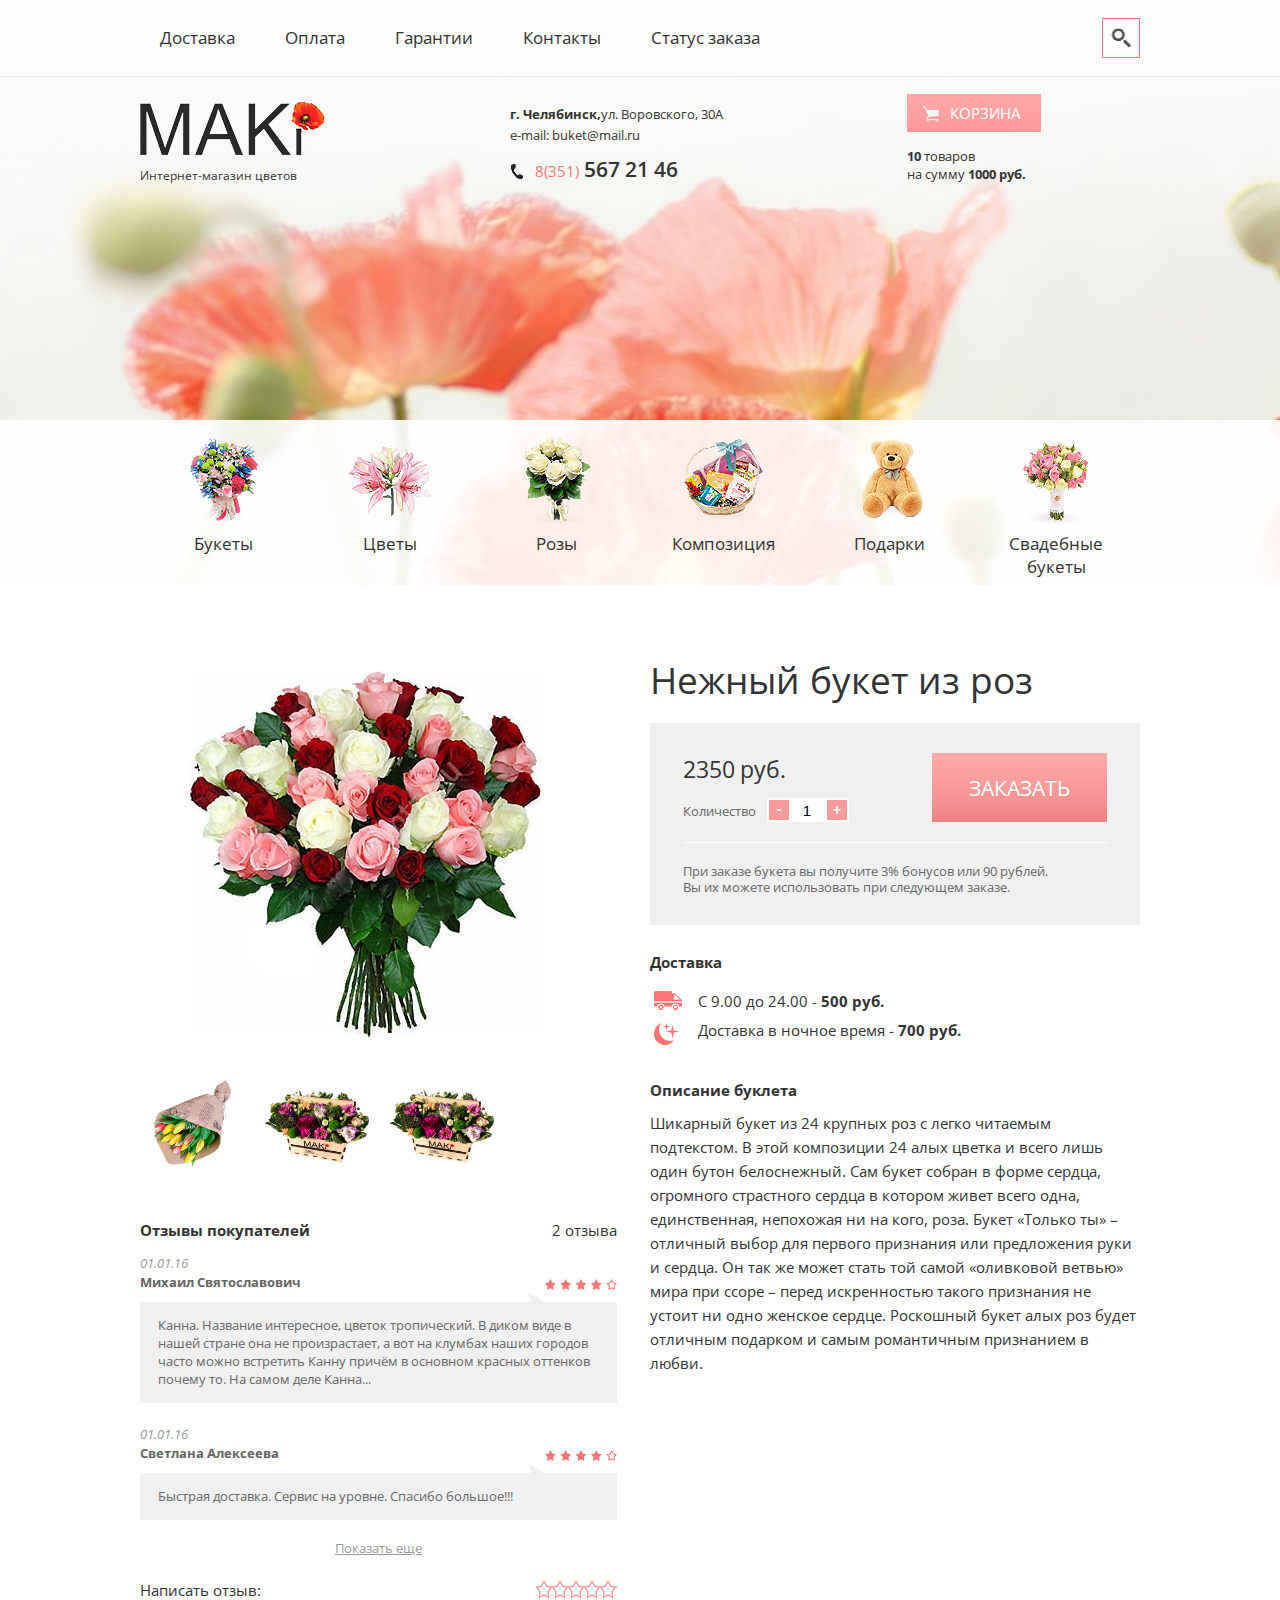
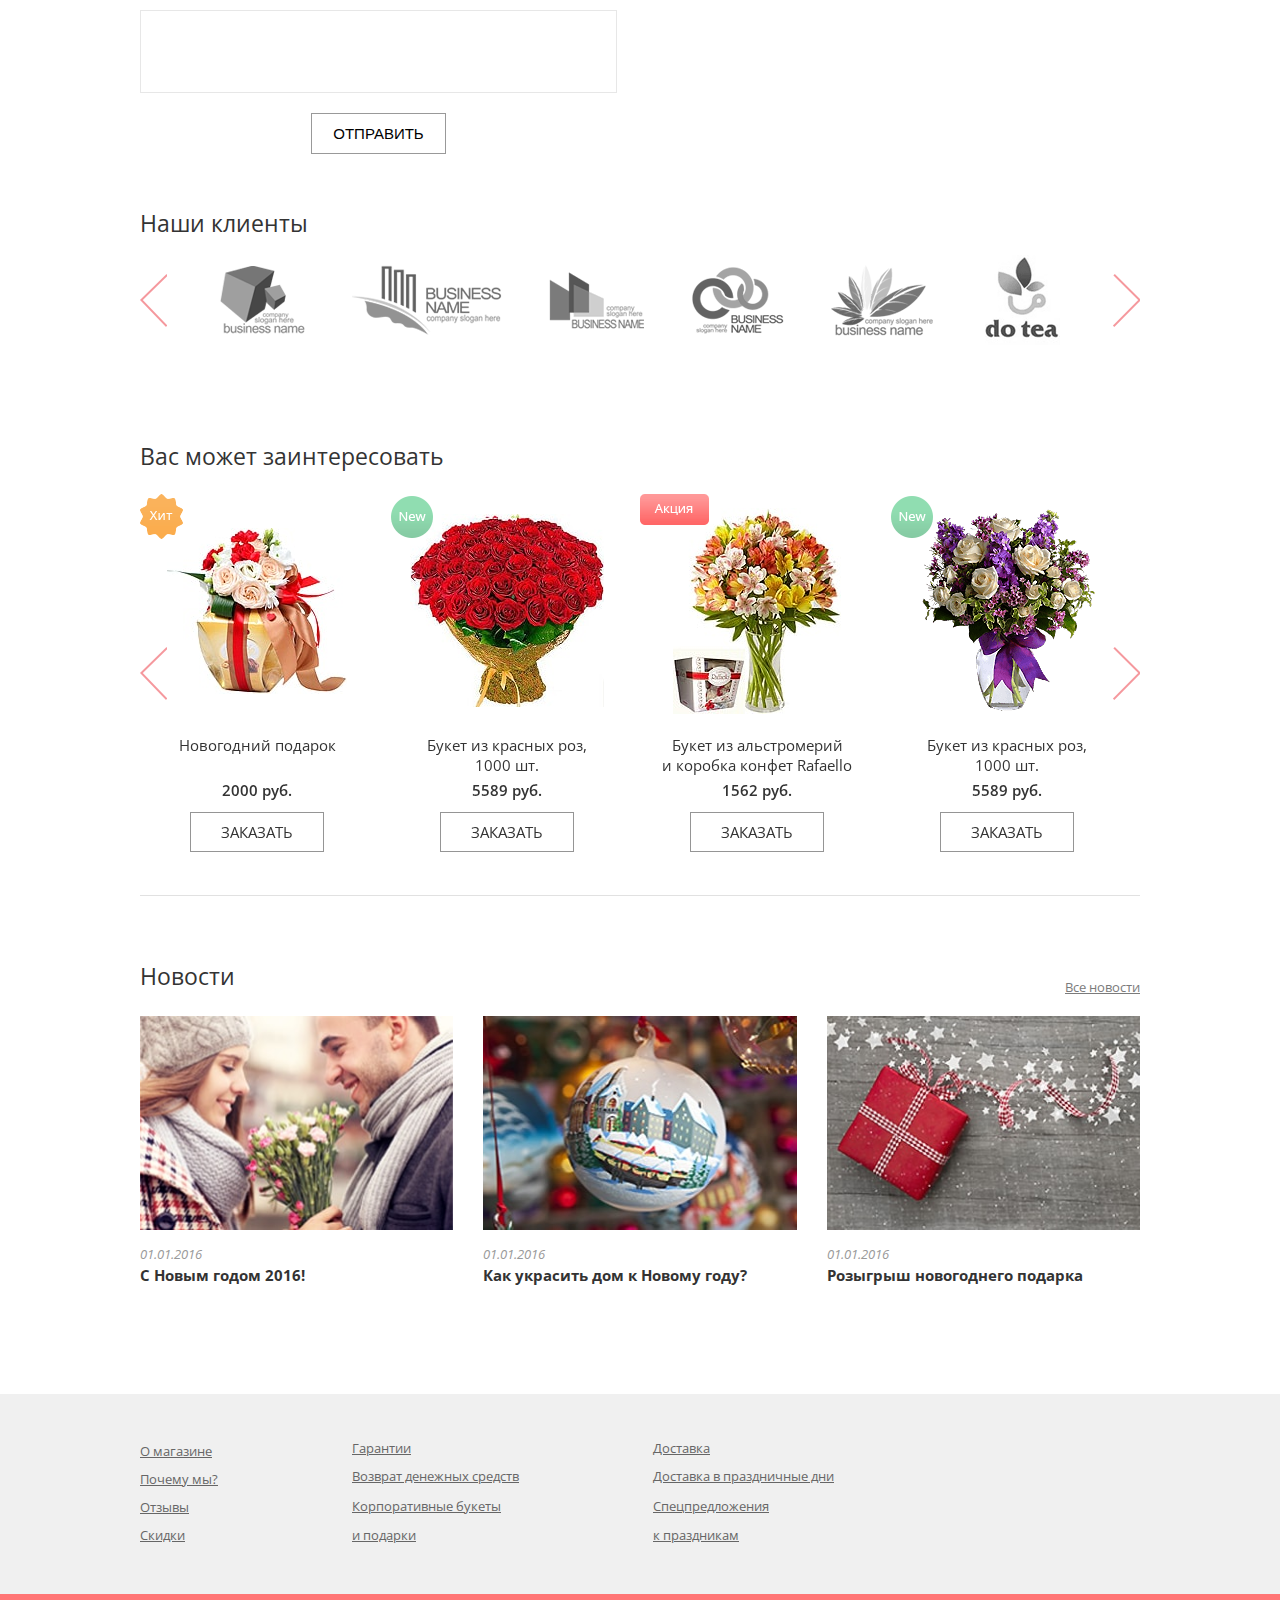
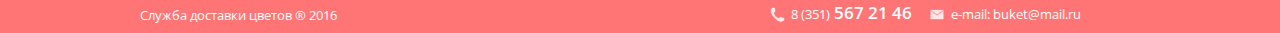
<file: products-info.html>
<!DOCTYPE html>
<html lang="ru">
  <head>
    <meta charset="utf-8">
    <title>maki</title>
    <meta name="keywords" content="">
    <meta name="description" content="">
    <meta name="viewport" content="width=device-width">
    <link href="http://fonts.googleapis.com/css?family=PT+Sans:regular,italic,bold,bolditalic" rel="stylesheet" type="text/css">
    <link href="https://fonts.googleapis.com/css?family=Open+Sans:400,400i,600,700" rel="stylesheet">
    <link rel="stylesheet" href="css/layout/jquery-ui.min.css">
    <link type="text/css" rel="stylesheet" href="css/layout/jquery.fancybox.css">
    <link type="text/css" rel="stylesheet" href="css/layout/jquery.fancybox-thumbs.css">
    <link type="text/css" rel="stylesheet" href="css/layout/lightslider.min.css">
    <link type="text/css" rel="stylesheet" href="css/layout/timedropper.min.css">
    <link type="text/css" rel="stylesheet" href="css/main.css">
  </head>
  <body>
    <div class="wrapper">
      <div class="pagecontent-products">
        <div class="header">
          <div class="header__top">
            <div class="container">
              <div class="pulled-left">
                <div class="mobile_show" data-opener="navigation-mobile"><span class="icon icon_burger"></span></div>
                <div class="header__nav">
                  <div class="nav">
                    <ul class="nav__list nav_mobile" data-target="navigation-mobile">
                      <li class="nav__item"><a class="nav__link" href="#">Доставка</a></li>
                      <li class="nav__item"><a class="nav__link" href="#">Оплата</a></li>
                      <li class="nav__item"><a class="nav__link" href="#">Гарантии</a></li>
                      <li class="nav__item"><a class="nav__link" href="#">Контакты </a></li>
                      <li class="nav__item"><a class="nav__link" href="#">Статус заказа</a></li>
                    </ul>
                  </div>
                </div>
              </div>
              <div class="header__search">
                <div class="search">
                  <input class="search__input" type="text" name="search" placeholder="Что вы ищите?"><a class="search__wrap" href="#">
                    <span class="search__icon">
                      <span class="icon icon_search"></span>
                    </span></a>
                </div>
              </div>
            </div>
          </div>
          <div class="header__middle">
            <div class="container">
              <div class="header__logo">
                <div class="logo"><a class="logo__link" href="index.html"><img class="logo__img" src="./img/logo.png" alt=""></a>
                  <div class="logo__text">Интернет-магазин цветов</div>
                </div>
              </div>
              <div class="header__contacts">
                <div class="contacts">
                  <div class="contacts__address"><span class="contacts__address-city"> г. Челябинск,</span><span class="contacts__address-street">ул. Воровского, 30А</span></div>
                  <div class="contacts__email"><a class="contacts__email-link" href="mailto:buket@mail.ru">e-mail: buket@mail.ru</a></div>
                  <div class="contacts__tel">
                    <div class="contacts__tel-icon">
                      <div class="icon icon_phone"></div>
                    </div><a class="contacts__tel-link" href="tel:83515672146"><span>
                         8(351)</span>
                       
                      567 21 46</a>
                  </div>
                </div>
              </div>
              <div class="header__cart"><a class="cart__btn" href="order.html">
                  <span class="cart__btn-icon">
                    <span class="icon icon_cart"></span>
                  </span>Корзина</a>
                <div class="cart__products"><span class="cart__products-number">10 </span><span class="cart__products-text">товаров</span></div>
                <div class="cart__amount"><span class="cart__amount-text">на сумму </span><span class="cart__amount-number">1000 руб.</span></div>
              </div>
            </div>
          </div>
          <div class="header__bottom">
            <div class="container">
              <div class="menu">
                <ul class="menu__list">
                  <li class="menu__item"><a class="menu__item-link" href="#">
                      <span class="menu__item-img-wrap"><img class="menu__item-img" src="img/menu-img/bouquets.png" alt=""></span>
                      <span class="menu__item-text">Букеты</span></a></li>
                  <li class="menu__item"><a class="menu__item-link" href="#">
                      <span class="menu__item-img-wrap"><img class="menu__item-img" src="img/menu-img/flowers.png" alt=""></span>
                      <span class="menu__item-text">Цветы</span></a></li>
                  <li class="menu__item"><a class="menu__item-link" href="#">
                      <span class="menu__item-img-wrap"><img class="menu__item-img" src="img/menu-img/rose.png" alt=""></span>
                      <span class="menu__item-text">Розы</span></a></li>
                  <li class="menu__item"><a class="menu__item-link" href="#">
                      <span class="menu__item-img-wrap"><img class="menu__item-img" src="img/menu-img/composition.png" alt=""></span>
                      <span class="menu__item-text">Композиция</span></a></li>
                  <li class="menu__item"><a class="menu__item-link" href="#">
                      <span class="menu__item-img-wrap"><img class="menu__item-img" src="img/menu-img/gifts.png" alt=""></span>
                      <span class="menu__item-text">Подарки</span></a></li>
                  <li class="menu__item"><a class="menu__item-link" href="#">
                      <span class="menu__item-img-wrap"><img class="menu__item-img" src="img/menu-img/wedding_b.png" alt=""></span>
                      <span class="menu__item-text">Свадебные <br> букеты</span></a></li>
                </ul>
              </div>
            </div>
          </div>
        </div>
        <div class="maincontent-products">
          <div class="container">
            <div class="product-info">
              <div class="clearfix-wrap">
                <div class="product-info__right">
                  <div class="product-descr__wrap">
                    <div class="product-descr__title">Нежный букет из роз</div>
                    <div class="product-order__wrap "> 
                      <div class="product-order__top">
                        <div class="product-order__amount price-wrap">
                          <div class="product-order__price"><span class="product-order__number price-amount" data-price="2350">2350</span><span class="product-order__currency">руб.</span></div>
                          <div class="product-order__quantity"><span>
                               Количество</span>
                            <div class="order__quantity-wrap">
                              <div class="order__quantity-minus price-btn minus">
                                <div class="icon icon_minus"></div>
                              </div>
                              <input class="order__quantity-value price-value" type="text" value="1">
                              <div class="order__quantity-plus price-btn plus">
                                <div class="icon icon_plus"></div>
                              </div>
                            </div>
                          </div>
                        </div>
                        <div class="product-order__btn"><a class="order__btn" href="#">Заказать</a></div>
                      </div>
                      <div class="product-order__bottom">
                        <div class="product-order__text">
                          <p>При заказе букета вы получите 3% бонусов или 90 рублей.</p>
                          <p>Вы их можете использовать при следующем заказе.</p>
                        </div>
                        <div class="product-order__hidden">
                          <div class="product-order__addedCart">Товар добавлен в корзину</div><a class="product-order__removeCart" href="#">Удалить из корзины</a>
                        </div>
                      </div>
                    </div>
                    <div class="product__delivery">
                      <div class="product__delivery-title">Доставка</div>
                      <div class="product__delivery-row">
                        <div class="product__delivery-icon">
                          <div class="icon icon_car"></div>
                        </div>
                        <div class="product__delivery-text">С 9.00 до 24.00 - <span class="product__delivery-sum">500 руб.</span></div>
                      </div>
                      <div class="product__delivery-row">
                        <div class="product__delivery-icon">
                          <div class="icon icon_moon"></div>
                        </div>
                        <div class="product__delivery-text">Доставка в ночное время - <span class="product__delivery-sum">700 руб.</span></div>
                      </div>
                    </div>
                    <div class="product__descr">
                      <div class="product__descr-title">Описание буклета</div>
                      <div class="product__descr-text">
                        <p>Шикарный букет из 24 крупных роз с легко читаемым подтекстом. В этой композиции 24 алых цветка и всего лишь один бутон белоснежный. Сам букет собран в форме сердца, огромного страстного сердца в котором живет всего одна, единственная, непохожая ни на кого, роза. Букет «Только ты» – отличный выбор для первого признания или предложения руки и сердца. Он так же может стать той самой «оливковой ветвью» мира при ссоре – перед искренностью такого признания не устоит ни одно женское сердце. Роскошный букет алых роз будет отличным подарком и самым романтичным признанием в любви.</p>
                      </div>
                    </div>
                  </div>
                </div>
                <div class="product-info__left">
                  <div class="product-slideshow">
                    <div class="product-slideshow__display"><img src="img/products-img/slideshow-rose.jpg" alt=""></div>
                    <ul class="product-slideshow__list">
                      <li class="product-slideshow__item"><a class="product-slideshow__pic" href="img/products-img/slide1.png"><img src="img/products-img/slide1.png" alt=""></a></li>
                      <li class="product-slideshow__item"><a class="product-slideshow__pic" href="img/products-img/slide3.png"><img src="img/products-img/slide3.png" alt=""></a></li>
                      <li class="product-slideshow__item"><a class="product-slideshow__pic" href="img/products-img/slide3.png"><img src="img/products-img/slide3.png" alt=""></a></li>
                    </ul>
                  </div>
                  <div class="product__feedbacks">
                    <div class="feedbacks">
                      <div class="feedbacks__header">
                        <div class="feedbacks__title">Отзывы покупателей</div>
                        <div class="feedbacks__amount">2 отзыва</div>
                      </div>
                      <div class="feedbacks__list">
                        <div class="feedbacks__item">
                          <div class="feedback">
                            <div class="feedback__row">
                              <div class="feedback__date">01.01.16</div>
                            </div>
                            <div class="feedback__row feedback__row_rate">
                              <div class="feedback__author">Михаил Святославович</div>
                              <div class="feedback__rate">
                                <div class="product__rate"><img src="img/icons/stars.png" alt=""></div>
                              </div>
                            </div>
                            <div class="feedback__row">
                              <div class="feedback__text">
                                <p>Канна. Название интересное, цветок тропический. В диком виде в нашей стране она не произрастает, а вот на клумбах наших городов часто можно встретить Канну причём в основном красных оттенков почему то. На самом деле Канна...</p>
                              </div>
                            </div>
                          </div>
                        </div>
                        <div class="feedbacks__item">
                          <div class="feedback">
                            <div class="feedback__row">
                              <div class="feedback__date">01.01.16</div>
                            </div>
                            <div class="feedback__row feedback__row_rate">
                              <div class="feedback__author">Светлана Алексеева</div>
                              <div class="feedback__rate">
                                <div class="feedback__rate">
                                  <div class="product__rate"><img src="img/icons/stars.png" alt=""></div>
                                </div>
                              </div>
                            </div>
                            <div class="feedback__row">
                              <div class="feedback__text">
                                <p>Быстрая доставка. Сервис на уровне. Спасибо большое!!!</p>
                              </div>
                            </div>
                          </div>
                        </div>
                      </div>
                      <div class="feedbacks__link"><a class="feedbacks__link-elem" href="#">Показать еще</a></div>
                      <div class="feedback__form">
                        <div class="feedback__form-header">
                          <div class="feedback__form-title">Написать отзыв:</div>
                          <div class="feedback__form-rate"><input type="radio" name="rating-post" value="1"><i></i>
<input type="radio" name="rating-post" value="2"><i></i>
<input type="radio" name="rating-post" value="3"><i></i>
<input type="radio" name="rating-post" value="4"><i></i>
<input type="radio" name="rating-post" value="5"><i></i>
                          </div>
                        </div>
                        <div class="feedback__form-textarea">
                          <textarea></textarea>
                        </div>
                        <div class="feedback__form-btn">
                          <input class="feedback__form-submit" type="submit" name="feedback" value="Отправить">
                        </div>
                      </div>
                    </div>
                  </div>
                </div>
              </div>
            </div>
            <div class="partners">
              <div class="section__title">Наши клиенты</div>
              <div class="partners__slider">
                <ul class="partners__list slider">
                  <li class="partners__item">
                    <div class="partner"><a class="partner__link" href="#"><img class="partner__img" src="img/partners/business-name.png" alt=""></a></div>
                    <div class="partner"><a class="partner__link" href="#"><img class="partner__img" src="img/partners/business-name1.png" alt=""></a></div>
                    <div class="partner"><a class="partner__link" href="#"><img class="partner__img" src="img/partners/business-name2.png" alt=""></a></div>
                    <div class="partner"><a class="partner__link" href="#"><img class="partner__img" src="img/partners/business-name3.png" alt=""></a></div>
                    <div class="partner"><a class="partner__link" href="#"><img class="partner__img" src="img/partners/business-name4.png" alt=""></a></div>
                    <div class="partner"><a class="partner__link" href="#"><img class="partner__img" src="img/partners/business-name5.png" alt=""></a></div>
                  </li>
                  <li class="partners__item">
                    <div class="partner"><a class="partner__link" href="#"><img class="partner__img" src="img/partners/business-name.png" alt=""></a></div>
                    <div class="partner"><a class="partner__link" href="#"><img class="partner__img" src="img/partners/business-name1.png" alt=""></a></div>
                    <div class="partner"><a class="partner__link" href="#"><img class="partner__img" src="img/partners/business-name2.png" alt=""></a></div>
                    <div class="partner"><a class="partner__link" href="#"><img class="partner__img" src="img/partners/business-name3.png" alt=""></a></div>
                    <div class="partner"><a class="partner__link" href="#"><img class="partner__img" src="img/partners/business-name4.png" alt=""></a></div>
                    <div class="partner"><a class="partner__link" href="#"><img class="partner__img" src="img/partners/business-name5.png" alt=""></a></div>
                  </li>
                  <li class="partners__item">
                    <div class="partner"><a class="partner__link" href="#"><img class="partner__img" src="img/partners/business-name.png" alt=""></a></div>
                    <div class="partner"><a class="partner__link" href="#"><img class="partner__img" src="img/partners/business-name1.png" alt=""></a></div>
                    <div class="partner"><a class="partner__link" href="#"><img class="partner__img" src="img/partners/business-name2.png" alt=""></a></div>
                    <div class="partner"><a class="partner__link" href="#"><img class="partner__img" src="img/partners/business-name3.png" alt=""></a></div>
                    <div class="partner"><a class="partner__link" href="#"><img class="partner__img" src="img/partners/business-name4.png" alt=""></a></div>
                    <div class="partner"><a class="partner__link" href="#"><img class="partner__img" src="img/partners/business-name5.png" alt=""></a></div>
                  </li>
                </ul>
              </div>
            </div>
            <div class="products__slider">
              <div class="section__title">
                 Вас может заинтересовать</div>
              <ul class="products__list slider">
                <li class="products__slider-item">
                  <div class="products__slider-elem"><img class="product__sales-icon" src="./img/icons/sales.png" alt="">
                    <div class="product"><a class="product__link" href="products-info.html">
                        <span class="product__img-wrap"><img class="product__img" src="img/products-img/ny-present.jpg" alt=""></span>
                        <span class="product__title">Новогодний подарок</span></a>
                      <div class="product__sum">2000 руб.</div><a class="product__order-btn" href="products-info.html">Заказать</a>
                    </div>
                  </div>
                  <div class="products__slider-elem"><img class="product__new-icon" src="./img/icons/new.png" alt="">
                    <div class="product"><a class="product__link" href="products-info.html">
                        <span class="product__img-wrap"><img class="product__img" src="img/products-img/rose-1001.jpg" alt=""></span>
                        <span class="product__title">Букет из красных роз,<br> 1000 шт.</span></a>
                      <div class="product__sum">5589 руб.</div><a class="product__order-btn" href="products-info.html">Заказать</a>
                    </div>
                  </div>
                  <div class="tablet-clearfix"></div>
                  <div class="products__slider-elem"><img class="product__promotion-icon" src="./img/icons/promotion.png" alt="">
                    <div class="product"><a class="product__link" href="products-info.html">
                        <span class="product__img-wrap"><img class="product__img" src="img/products-img/flowers-raffaello.jpg" alt=""></span>
                        <span class="product__title">Букет из альстромерий <br> и коробка конфет Rafaello</span></a>
                      <div class="product__sum">1562 руб.</div><a class="product__order-btn" href="products-info.html">Заказать</a>
                    </div>
                  </div>
                  <div class="products__slider-elem"><img class="product__new-icon" src="./img/icons/new.png" alt="">
                    <div class="product"><a class="product__link" href="products-info.html">
                        <span class="product__img-wrap"><img class="product__img" src="img/products-img/blue.png" alt=""></span>
                        <span class="product__title">Букет из красных роз,<br> 1000 шт.</span></a>
                      <div class="product__sum">5589 руб.</div><a class="product__order-btn" href="products-info.html">Заказать</a>
                    </div>
                  </div>
                  <div class="tablet-clearfix"></div>
                  <div class="desctop-clearfix"></div>
                </li>
                <li class="products__slider-item">
                  <div class="products__slider-elem"><img class="product__sales-icon" src="./img/icons/sales.png" alt="">
                    <div class="product"><a class="product__link" href="products-info.html">
                        <span class="product__img-wrap"><img class="product__img" src="img/products-img/ny-present.jpg" alt=""></span>
                        <span class="product__title">Новогодний подарок</span></a>
                      <div class="product__sum">2000 руб.</div><a class="product__order-btn" href="products-info.html">Заказать</a>
                    </div>
                  </div>
                  <div class="products__slider-elem"><img class="product__new-icon" src="./img/icons/new.png" alt="">
                    <div class="product"><a class="product__link" href="products-info.html">
                        <span class="product__img-wrap"><img class="product__img" src="img/products-img/rose-1001.jpg" alt=""></span>
                        <span class="product__title">Букет из красных роз,<br> 1000 шт.</span></a>
                      <div class="product__sum">5589 руб.</div><a class="product__order-btn" href="products-info.html">Заказать</a>
                    </div>
                  </div>
                  <div class="tablet-clearfix"></div>
                  <div class="products__slider-elem"><img class="product__promotion-icon" src="./img/icons/promotion.png" alt="">
                    <div class="product"><a class="product__link" href="products-info.html">
                        <span class="product__img-wrap"><img class="product__img" src="img/products-img/flowers-raffaello.jpg" alt=""></span>
                        <span class="product__title">Букет из альстромерий <br> и коробка конфет Rafaello</span></a>
                      <div class="product__sum">1562 руб.</div><a class="product__order-btn" href="products-info.html">Заказать</a>
                    </div>
                  </div>
                  <div class="products__slider-elem"><img class="product__new-icon" src="./img/icons/new.png" alt="">
                    <div class="product"><a class="product__link" href="products-info.html">
                        <span class="product__img-wrap"><img class="product__img" src="img/products-img/blue.png" alt=""></span>
                        <span class="product__title">Букет из красных роз,<br> 1000 шт.</span></a>
                      <div class="product__sum">5589 руб.</div><a class="product__order-btn" href="products-info.html">Заказать</a>
                    </div>
                  </div>
                  <div class="tablet-clearfix"></div>
                  <div class="desctop-clearfix"></div>
                </li>
                <li class="products__slider-item">
                  <div class="products__slider-elem"><img class="product__sales-icon" src="./img/icons/sales.png" alt="">
                    <div class="product"><a class="product__link" href="products-info.html">
                        <span class="product__img-wrap"><img class="product__img" src="img/products-img/ny-present.jpg" alt=""></span>
                        <span class="product__title">Новогодний подарок</span></a>
                      <div class="product__sum">2000 руб.</div><a class="product__order-btn" href="products-info.html">Заказать</a>
                    </div>
                  </div>
                  <div class="products__slider-elem"><img class="product__new-icon" src="./img/icons/new.png" alt="">
                    <div class="product"><a class="product__link" href="products-info.html">
                        <span class="product__img-wrap"><img class="product__img" src="img/products-img/rose-1001.jpg" alt=""></span>
                        <span class="product__title">Букет из красных роз,<br> 1000 шт.</span></a>
                      <div class="product__sum">5589 руб.</div><a class="product__order-btn" href="products-info.html">Заказать</a>
                    </div>
                  </div>
                  <div class="tablet-clearfix"></div>
                  <div class="products__slider-elem"><img class="product__promotion-icon" src="./img/icons/promotion.png" alt="">
                    <div class="product"><a class="product__link" href="products-info.html">
                        <span class="product__img-wrap"><img class="product__img" src="img/products-img/flowers-raffaello.jpg" alt=""></span>
                        <span class="product__title">Букет из альстромерий <br> и коробка конфет Rafaello</span></a>
                      <div class="product__sum">1562 руб.</div><a class="product__order-btn" href="products-info.html">Заказать</a>
                    </div>
                  </div>
                  <div class="products__slider-elem"><img class="product__new-icon" src="./img/icons/new.png" alt="">
                    <div class="product"><a class="product__link" href="products-info.html">
                        <span class="product__img-wrap"><img class="product__img" src="img/products-img/blue.png" alt=""></span>
                        <span class="product__title">Букет из красных роз,<br> 1000 шт.</span></a>
                      <div class="product__sum">5589 руб.</div><a class="product__order-btn" href="products-info.html">Заказать</a>
                    </div>
                  </div>
                  <div class="tablet-clearfix"></div>
                  <div class="desctop-clearfix"></div>
                </li>
              </ul>
            </div>
            <div class="news">
              <div class="news-heading__wrap">
                <div class="section__title">Новости</div><a class="news__show-all" href="#">Все новости</a>
              </div>
              <ul class="news__list">
                <li class="news__item"><a class="news__link-img" href="#"><img class="news__img" src="./img/news-img/couple.jpg" alt="">
                    <span class="news__hover">Читать...</span></a>
                  <div class="news__date">01.01.2016</div>
                  <div class="news__title"><a class="news__link" href="#">С Новым годом 2016!</a></div>
                </li>
                <li class="news__item"><a class="news__link-img" href="#"><img class="news__img" src="./img/news-img/ny.jpg" alt="">
                    <span class="news__hover">Читать...</span></a>
                  <div class="news__date">01.01.2016</div>
                  <div class="news__title"><a class="news__link" href="#">Как украсить дом к Новому году?</a></div>
                </li>
                <li class="news__item"><a class="news__link-img" href="#"><img class="news__img" src="./img/news-img/gift.jpg" alt="">
                    <span class="news__hover">Читать...</span></a>
                  <div class="news__date">01.01.2016</div>
                  <div class="news__title"><a class="news__link" href="#">Розыгрыш новогоднего подарка</a></div>
                </li>
              </ul>
            </div>
          </div>
        </div>
      </div>
    </div>
    <div class="footer">
      <div class="footer__top">
        <div class="container">
          <div class="footer__menu">
            <ul class="footer__menu-list">
              <li class="footer__menu-item">
                <div class="footer__menu-elem"><a class="footer__menu-link" href="#">О магазине</a></div>
                <div class="footer__menu-elem"><a class="footer__menu-link" href="#">Почему мы?</a></div>
                <div class="footer__menu-elem"><a class="footer__menu-link" href="#">Отзывы</a></div>
                <div class="footer__menu-elem"><a class="footer__menu-link" href="#">Скидки</a></div>
              </li>
              <li class="footer__menu-item">
                <div class="footer__menu-elem"><a class="footer__menu-link" href="#">Гарантии</a></div>
                <div class="footer__menu-elem"><a class="footer__menu-link" href="#">Возврат денежных средств</a></div>
                <div class="footer__menu-elem"><a class="footer__menu-link footer__menu-indent" href="#">Корпоративные букеты <br> и подарки</a></div>
              </li>
              <li class="footer__menu-item">
                <div class="footer__menu-elem"><a class="footer__menu-link" href="#">Доставка</a></div>
                <div class="footer__menu-elem"><a class="footer__menu-link" href="#">Доставка в праздничные дни</a></div>
                <div class="footer__menu-elem"><a class="footer__menu-link footer__menu-indent" href="#">Спецпредложения <br> к праздникам</a></div>
              </li>
            </ul>
          </div>
        </div>
      </div>
      <div class="footer__bottom">
        <div class="container">
          <div class="footer__copyright">Служба доставки цветов &#174; 2016</div>
          <div class="footer__contacts">
            <div class="contacts__tel">
              <div class="contacts__tel-icon">
                <div class="icon icon_phone-white"></div>
              </div><a class="contacts__tel-link" href="tel:83515672146"><span>
                   8 (351)</span>
                 
                567 21 46</a>
            </div>
            <div class="contacts__email">
              <div class="contacts__email-icon">
                <div class="icon icon_email"></div>
              </div><a class="contacts__email-link" href="mailto:buket@mail.ru">e-mail: buket@mail.ru</a>
            </div>
          </div>
        </div>
      </div>
    </div>
    <script src="js/jquery-3.3.1.min.js"></script>
    <script src="js/jquery-ui.min.js"></script>
    <script src="js/jquery.fancybox.pack.js"></script>
    <script src="js/jquery.fancybox-thumbs.js"></script>
    <script src="js/lightslider.min.js"></script>
    <script src="js/timedropper.min.js"></script>
    <script src="js/main.js"></script>
  </body>
</html>
</file>
<file: css/main.css>
* {
    margin: 0;
    padding: 0;
    box-sizing: border-box
}

body,
html {
    width: 100%;
    height: 100%
}

body {
    font-family: 'Open Sans', sans-serif;
    font-size: 100%;
    color: #333333
}

.wrapper {
    min-height: 100%;
    overflow: hidden;
    position: relative
}

.wrapper:after {
    content: '';
    display: block;
    height: 237px
}

.container {
    margin: 0 auto;
    max-width: 1030px;
    padding: 0 15px
}

a {
    text-decoration: none
}

li {
    list-style: none
}

h1,
h2,
h3,
h4,
h5,
h6 {
    font-weight: normal;
    margin: 0
}

img {
    max-width: 100%;
    border: 0
}

input,
textarea {
    -webkit-appearance: none;
    -moz-appearance: none;
    appearance: none;
    border-radius: 0
}

#fancybox-thumbs ul:after,
#fancybox-thumbs ul:before,
.clearfix-wrap:after,
.clearfix-wrap:before,
.desctop-clearfix:after,
.desctop-clearfix:before,
.feedback__form-header:after,
.feedback__form-header:before,
.feedback__row_rate:after,
.feedback__row_rate:before,
.feedbacks__header:after,
.feedbacks__header:before,
.filters__range-price:after,
.filters__range-price:before,
.filters__wrap:after,
.filters__wrap:before,
.footer__bottom .container:after,
.footer__bottom .container:before,
.header__middle .container:after,
.header__middle .container:before,
.header__top .container:after,
.header__top .container:before,
.menu__list:after,
.menu__list:before,
.nav__list:after,
.nav__list:before,
.news-heading__wrap:after,
.news-heading__wrap:before,
.news__list:after,
.news__list:before,
.order__info-header:after,
.order__info-header:before,
.order__info-row:after,
.order__info-row:before,
.order__input-wrap:after,
.order__input-wrap:before,
.order__product:after,
.order__product:before,
.order__section-bottom:after,
.order__section-bottom:before,
.order__section__bottom:after,
.order__section__bottom:before,
.order__tablet-clearfix:after,
.order__tablet-clearfix:before,
.partners__item:after,
.partners__item:before,
.product-order__hidden:after,
.product-order__hidden:before,
.product-order__top:after,
.product-order__top:before,
.products__list:after,
.products__list:before,
.products__slider-item:after,
.products__slider-item:before,
.tablet-clearfix:after,
.tablet-clearfix:before {
    content: '';
    display: block;
    clear: both
}

.pagecontent-main {
    margin-bottom: 90px
}

.pagecontent-products {
    margin-bottom: 109px
}

.pagecontent-order {
    margin-bottom: 95px
}

.maincontent-products {
    margin-top: 69px
}

.tablet-clearfix {
    display: none
}

@font-face {
    font-family: 'rouble';
    src: url("../fonts/rouble-webfont.eot");
    src: url("../fonts/rouble-webfont.eot?#iefix") format("embedded-opentype"), url("../fonts/rouble-webfont.woff") format("woff"), url("../fonts/rouble-webfont.ttf") format("truetype");
    font-weight: normal;
    font-style: normal
}

.icon {
    background-image: url(../img/icons/spritesheet.png);
    background-repeat: no-repeat;
    display: block
}

.icon_search {
    width: 19px;
    height: 20px;
    background-position: -152px -5px
}

.icon_phone {
    width: 13px;
    height: 17px;
    background-position: -5px -102px
}

.icon_cart {
    width: 17px;
    height: 16px;
    background-position: -81px -5px
}

.icon_burger {
    width: 24px;
    height: 23px;
    background-position: -5px -5px;
    cursor: pointer
}

.icon_filter {
    width: 19px;
    height: 15px;
    background-position: -31px -66px
}

.icon_phone-white {
    width: 15px;
    height: 15px;
    background-position: -29px -102px
}

.icon_email {
    width: 16px;
    height: 11px;
    background-position: -5px -66px
}

.icon_plus {
    width: 20px;
    height: 20px;
    background-position: -98px -102px
}

.icon_minus {
    width: 20px;
    height: 20px;
    background-position: -87px -66px
}

.icon_car {
    width: 28px;
    height: 19px;
    background-position: -43px -5px
}

.icon_moon {
    width: 26px;
    height: 26px;
    background-position: -117px -66px
}

.icon_date {
    width: 34px;
    height: 32px;
    background-position: -108px -24px
}

.icon_pin {
    width: 34px;
    height: 32px;
    background-position: -54px -96px
}

.icon_time {
    width: 34px;
    height: 32px;
    background-position: -166px -70px
}

.header {
    margin-bottom: 64px;
    background: url(../img/header_bg.jpg) 50% 50% no-repeat;
    background-size: cover
}

.header__top {
    background: #fcfdfc;
    background: -moz-linear-gradient(top, #fcfdfc 0%, #fcfdfc 52%, #fbfcfa 100%);
    background: -webkit-linear-gradient(top, #fcfdfc 0%, #fcfdfc 52%, #fbfcfa 100%);
    background: linear-gradient(to bottom, #fcfdfc 0%, #fcfdfc 52%, #fbfcfa 100%);
    filter: progid: DXImageTransform.Microsoft.gradient( startColorstr='#fcfdfc', endColorstr='#fbfcfa', GradientType=0);
    padding: 18px 0;
    border-bottom: 1px solid #ebebeb;
    margin-bottom: 17px
}

.header__nav {
    padding: 8px 0 0 20px
}

.header__search {
    float: right
}

.header__middle {
    margin-bottom: 236px
}

.header__logo {
    padding-top: 7px;
    float: left;
    width: 37%
}

.header__contacts {
    padding-top: 11px;
    float: left;
    width: 39%
}

.header__cart {
    float: left;
    width: 24%;
    padding-left: 7px
}

.pulled-left {
    float: left
}

.header__search .search__input {
    display: none
}

.header__search .search__input.active {
    display: inline-block
}

.header__bottom {
    padding: 13px 0 7px 0;
    background: rgba(255, 255, 255, 0.9)
}

.nav__item {
    float: left;
    margin-right: 50px
}

.nav__item:last-child {
    margin-right: 0
}

.nav__link {
    font-size: 1.065rem;
    transition: .2s;
    color: #333333
}

.nav__link:hover {
    color: #ff7575
}

.logo__link {
    display: block;
    margin-bottom: 6px
}

.logo__text {
    font-size: .75rem
}

.contacts__address {
    font-size: .8125rem
}

.contacts__address-city {
    font-weight: bold
}

.contacts__email {
    margin-bottom: 10px
}

.contacts__email-link {
    font-size: .8125rem;
    color: #333333
}

.contacts__tel {
    padding-left: 25px;
    position: relative
}

.contacts__tel-link {
    font-weight: 600;
    font-size: 1.3125rem;
    color: #333333
}

.contacts__tel-link span {
    font-weight: 400;
    font-size: .9375rem;
    color: #ff7575
}

.contacts__tel-icon {
    position: absolute;
    bottom: 3px;
    left: 0
}

.cart__btn {
    padding: 9px 21px 9px 43px;
    background: #ffaaaa;
    background: -moz-linear-gradient(top, #ffaaaa 0%, #ffa1a1 50%, #ff9999 100%);
    background: -webkit-linear-gradient(top, #ffaaaa 0%, #ffa1a1 50%, #ff9999 100%);
    background: linear-gradient(to bottom, #ffaaaa 0%, #ffa1a1 50%, #ff9999 100%);
    filter: progid: DXImageTransform.Microsoft.gradient( startColorstr='#ffaaaa', endColorstr='#ff9999', GradientType=0);
    display: inline-block;
    font-size: .9375rem;
    color: #ffffff;
    text-transform: uppercase;
    position: relative;
    margin-bottom: 15px
}

.cart__btn-icon {
    position: absolute;
    top: 12px;
    left: 15px
}

.cart__amount,
.cart__products {
    font-size: .8125rem
}

.cart__amount-number,
.cart__products-number {
    font-weight: 700
}

.menu__item {
    float: left;
    width: 16.66%;
    text-align: center
}

.menu__item-img-wrap {
	display: block;
    height: 95px;
    position: relative;
    margin-bottom: 4px
}

.menu__item-img-wrap:before {
    content: '';
    height: 100%;
    display: inline-block;
    vertical-align: middle
}

.menu__item-link {
    display: inline-block;
    color: #333333
}

.menu__item-img {
    display: inline-block;
    vertical-align: middle
}

.menu__item-text {
    font-size: 1.06rem
}

.icon.icon_burger {
    display: none
}

.search__wrap {
    display: inline-block;
    vertical-align: middle;
    width: 38px;
    height: 40px;
    border: 1px solid #ff7575;
    position: relative
}

.search__wrap .search__icon {
    position: absolute;
    top: 50%;
    left: 50%;
    -webkit-transform: translate(-50%, -50%);
    -ms-transform: translate(-50%, -50%);
    transform: translate(-50%, -50%)
}

.maincontent {
    margin-top: 90px
}

.main {
    float: left;
    width: 75%
}

.products {
    margin-bottom: 80px;
    position: relative
}

.products:after {
    content: '';
    position: absolute;
    top: 44%;
    height: 1px;
    width: 100%;
    background: rgba(225, 225, 225, 0.5)
}

.products__list {
    margin: 0 -8px
}

.products__item {
    float: left;
    width: 33.33%;
    padding: 0 8px;
    text-align: center;
    margin-bottom: 27px;
    margin-bottom: 56px;
    position: relative
}

.product__link {
    display: inline-block
}

.product__img-wrap {
    height: 233px;
    margin-bottom: 8px;
    font-size: 0;
    display: block;
}

.product__img-wrap:after {
    content: "";
    height: 100%;
    display: inline-block;
    vertical-align: middle
}

.product__img {
    vertical-align: middle;
    max-width: 210px;
    max-height: 210px
}

.product__title {
    font-size: .9375rem;
    color: #333333;
    height: 40px;
    overflow: hidden;
    display: block;
}

.product__sum {
    font-size: .9375rem;
    font-weight: 600;
    margin-bottom: 12px
}

.product__order-btn {
    display: inline-block;
    padding: 9px 30px;
    border: 1px solid #959595;
    text-transform: uppercase;
    font-size: .9375rem;
    color: #333333;
    transition: .3s ease
}

.product__order-btn:hover {
    background: #ffaaaa;
    background: -moz-linear-gradient(top, #ffaaaa 0%, #f08282 50%, #f08282 100%);
    background: -webkit-linear-gradient(top, #ffaaaa 0%, #f08282 50%, #f08282 100%);
    background: linear-gradient(to bottom, #ffaaaa 0%, #f08282 50%, #f08282 100%);
    filter: progid: DXImageTransform.Microsoft.gradient( startColorstr='#ffaaaa', endColorstr='#f08282', GradientType=0);
    background-repeat: no-repeat;
    color: #ffffff;
    border-top: 1px solid #ffaaaa;
    border-bottom: 1px solid #f08282;
    border-left: 1px solid #ffa1a1;
    border-right: 1px solid #ffa1a1
}

.product__new-icon,
.product__promotion-icon,
.product__sales-icon {
    position: absolute;
    top: 0;
    left: 8px;
    z-index: 10
}

.pagination__wrap {
    text-align: center
}

.pagination__item {
    display: inline-block
}

.pagination__link {
    display: inline-block;
    padding: 8px 16px;
    border: 1px solid #959595;
    font-size: .9375rem;
    color: #333333;
    transition: .3s
}

.pagination__link:hover {
    background: #ffaaaa;
    background: -moz-linear-gradient(top, #ffaaaa 0%, #f08282 50%, #f08282 100%);
    background: -webkit-linear-gradient(top, #ffaaaa 0%, #f08282 50%, #f08282 100%);
    background: linear-gradient(to bottom, #ffaaaa 0%, #f08282 50%, #f08282 100%);
    filter: progid: DXImageTransform.Microsoft.gradient( startColorstr='#ffaaaa', endColorstr='#f08282', GradientType=0);
    background-repeat: no-repeat;
    color: #ffffff;
    border-top: 1px solid #ffaaaa;
    border-bottom: 1px solid #f08282;
    border-left: 1px solid #ffa1a1;
    border-right: 1px solid #ffa1a1
}

.pagination__item.active .pagination__link {
    background: #ffaaaa;
    background: -moz-linear-gradient(top, #ffaaaa 0%, #f08282 50%, #f08282 100%);
    background: -webkit-linear-gradient(top, #ffaaaa 0%, #f08282 50%, #f08282 100%);
    background: linear-gradient(to bottom, #ffaaaa 0%, #f08282 50%, #f08282 100%);
    filter: progid: DXImageTransform.Microsoft.gradient( startColorstr='#ffaaaa', endColorstr='#f08282', GradientType=0);
    color: #ffffff;
    border-top: 1px solid #ffaaaa;
    border-bottom: 1px solid #f08282;
    border-left: 1px solid #ffa1a1;
    border-right: 1px solid #ffa1a1
}

.sidebar {
    float: right;
    width: 25%;
    padding-left: 12px
}

.filters__btn {
    display: inline-block;
    padding: 7px 17px 7px 45px;
    border: 1px solid #ff7575;
    position: relative;
    margin-bottom: 27px
}

.filters__btn-icon {
    position: absolute;
    top: 12px;
    left: 18px
}

.filters__btn-text {
    text-transform: uppercase;
    font-size: .875rem;
    color: #666666
}

.filters__title {
    font-weight: 700;
    font-size: .9675rem;
    margin-bottom: 14px
}

.filters__title_input {
    margin-bottom: 8px
}

.filters__row {
    margin-bottom: 40px;
    overflow: hidden
}

.filters__elem-title {
    font-size: .9375rem;
    display: inline-block;
    vertical-align: middle;
    margin-left: 10px;
    min-width: 86px;
    cursor: pointer
}

.filters__checkbox,
.order__radio {
    display: inline-block;
    position: relative;
    margin-bottom: 5px
}

.filters__checkbox-elem,
.order__radio-elem {
    position: absolute;
    left: -9999px;
    opacity: 0
}

.filters__checkbox-fake,
.order__radio-fake {
    display: inline-block;
    vertical-align: middle;
    width: 17px;
    height: 17px;
    border: 1px solid #b9b9b9;
    background: #ffffff;
    background: -moz-linear-gradient(top, #ffffff 0%, #d7d7d7 100%);
    background: -webkit-linear-gradient(top, #ffffff 0%, #d7d7d7 100%);
    background: linear-gradient(to bottom, #ffffff 0%, #d7d7d7 100%);
    filter: progid: DXImageTransform.Microsoft.gradient( startColorstr='#ffffff', endColorstr='#d7d7d7', GradientType=0);
    -webkit-box-shadow: inset 1px 1px 0 0 #efefef, inset -1px -1px 0 0 #efefef;
    box-shadow: inset 1px 1px 0 0 #efefef, inset -1px -1px 0 0 #efefef;
    position: relative;
    cursor: pointer
}

.filters__checkbox-fake:after,
.order__radio-fake:after {
    content: '';
    background-image: url(../img/icons/spritesheet.png);
    background-repeat: no-repeat;
    background-position: -108px -5px;
    display: block;
    width: 0;
    height: 0;
    position: absolute;
    top: 50%;
    left: 50%;
    -webkit-transform: translate(-50%, -50%);
    -ms-transform: translate(-50%, -50%);
    transform: translate(-50%, -50%)
}

.filters__checkbox-elem:checked+.filters__checkbox-fake:after,
.order__radio-elem:checked+.order__radio-fake:after {
    width: 10px;
    height: 9px
}

.search__input {
    display: inline-block;
    vertical-align: middle;
    padding: 12px 5px 11px 13px;
    border: 1px solid #e1e1e1;
    border-right: 1px solid transparent;
    outline: none
}

.filters .search__input {
    max-width: 185px
}

.filters__input {
    display: inline-block;
    vertical-align: middle
}

#slider-range {
    height: 10px;
    margin-bottom: 9px;
    border-radius: 10px;
    border: 1px solid #b5b5b5
}

.filters .ui-widget-content {
    background: url(../img/range-pattern.png) 50% 50% repeat
}

.ui-slider-handle.ui-corner-all.ui-state-default {
    width: 8px;
    height: 17px;
    outline: none;
    border: none;
    background: #ff9999;
    background: -moz-linear-gradient(top, #ff9999 0%, #ff6666 100%);
    background: -webkit-linear-gradient(top, #ff9999 0%, #ff6666 100%);
    background: linear-gradient(to bottom, #ff9999 0%, #ff6666 100%);
    filter: progid: DXImageTransform.Microsoft.gradient( startColorstr='#ff9999', endColorstr='#ff6666', GradientType=0);
    -webkit-box-shadow: 0 1px 0 0 rgba(0, 0, 0, 0.35);
    box-shadow: 0 1px 0 0 0 rgba(0, 0, 0, 0.35)
}

.filters .ui-slider-range.ui-corner-all.ui-widget-header {
    background: #efefef;
    background: -moz-linear-gradient(top, #efefef 0%, #d4d4d4 100%);
    background: -webkit-linear-gradient(top, #efefef 0%, #d4d4d4 100%);
    background: linear-gradient(to bottom, #efefef 0%, #d4d4d4 100%);
    filter: progid: DXImageTransform.Microsoft.gradient( startColorstr='#efefef', endColorstr='#d4d4d4', GradientType=0)
}

.ui-slider-range.ui-corner-all.ui-widget-header+span {
    margin-left: .17em
}

.filters__range-elem {
    border: 0;
    outline: none;
    font-size: .9375rem;
    width: 65px
}

#price-from {
    float: left
}

#price-to {
    float: right
}

.product-info__left {
    float: left;
    width: 50%
}

.product-info__right {
    padding-left: 10px;
    float: right;
    width: 50%
}

.product-slideshow__list {
    font-size: 0;
    margin-bottom: 40px
}

.product-slideshow__item {
    display: inline-block;
    margin-left: 17px
}

.product-slideshow__item:first-child {
    margin-left: 0
}

.product-slideshow__display {
    height: 400px;
    position: relative;
    margin-bottom: 21px;
    text-align: center;
    max-width: 90%
}

.product-slideshow__display:after {
    content: '';
    height: 100%;
    display: inline-block;
    vertical-align: middle
}

.product-slideshow__display img {
    vertical-align: middle;
    max-width: 400px
}

.product-slideshow__pic {
    display: inline-block;
    width: 108px;
    height: 105px;
    position: relative
}

.product-slideshow__pic img {
    position: absolute;
    top: 0;
    right: 0;
    bottom: 0;
    left: 0;
    margin: auto
}

.product-descr__title {
    font-size: 2.31rem;
    margin-bottom: 18px
}

.product-order__wrap {
    padding: 30px 33px;
    background: #f0f0f0;
    margin-bottom: 27px;
    min-height: 200px
}

.product-order__top {
    padding-bottom: 20px;
    border-bottom: 1px solid #ffffff
}

.product-order__amount {
    float: left
}

.product-order__btn {
    float: right
}

.product-order__quantity {
    display: inline-block;
    font-size: .8125rem;
    color: #666666
}

.product-order__text {
    padding-top: 20px;
    font-size: .8125rem;
    line-height: 16px;
    color: #666666
}

.product__delivery {
    margin-bottom: 40px
}

.product__delivery-title {
    font-weight: 700;
    font-size: .9375rem;
    margin-bottom: 15px
}

.product__delivery-row {
    padding: 4px 0 0 48px;
    position: relative;
    margin-bottom: 5px
}

.product__delivery-icon {
    position: absolute;
    top: 4px;
    left: 4px
}

.product__delivery-text {
    font-size: .9375rem
}

.product__delivery-sum {
    font-weight: 700
}

.product__descr-title {
    font-size: .9375rem;
    font-weight: 700;
    margin-bottom: 11px
}

.product__descr-text {
    font-size: .9375rem;
    line-height: 24px
}

.product-order__price {
    margin-bottom: 13px;
    font-size: 1.4375rem
}

.product-order__currency {
    margin-left: 5px
}

.product-order__hidden {
    padding-top: 29px;
    display: none
}

.product-order__hidden.active {
    display: block
}

.product-order__addedCart {
    float: left;
    font-size: .8125rem;
    font-weight: 700;
    color: #666666
}

.product-order__removeCart {
    float: right;
    font-size: .8125rem;
    color: #666666;
    text-decoration: underline
}

.product__feedbacks {
    padding-right: 23px
}

.feedbacks {
    margin-bottom: 54px
}

.feedbacks__header {
    margin-bottom: 15px
}

.feedbacks__item {
    margin-bottom: 23px
}

.feedbacks__title {
    font-size: .9375rem;
    font-weight: 700;
    float: left
}

.feedbacks__amount {
    font-size: .9375rem;
    float: right
}

.feedbacks__link {
    text-align: center;
    margin-bottom: 22px
}

.feedbacks__link-elem {
    font-size: .8135rem;
    color: #999999;
    text-decoration: underline
}

.feedbacks__list {
    margin-bottom: 16px
}

.feedbacks__list .feedbacks__item:last-child {
    margin-bottom: 0
}

.feedback__date {
    font-size: .8125rem;
    font-style: italic;
    color: #999999;
    line-height: 1rem
}

.feedback__row {
    margin-bottom: 2px
}

.feedback__author {
    font-size: .8125rem;
    font-weight: 700;
    color: #666666;
    float: left
}

.feedback__text {
    background: #f0f0f0;
    font-size: .8125rem;
    color: #666666;
    padding: 14px 15px 15px 18px;
    position: relative;
    margin-top: 7px
}

.feedback__text:after {
    content: '';
    position: absolute;
    width: 17px;
    height: 10px;
    background-image: url(../img/icons/spritesheet.png);
    background-position: -60px -66px;
    top: -9px;
    right: 72px
}

.feedback__form-header {
    margin-bottom: 10px
}

.feedback__form-title {
    font-size: .9375rem;
    float: left
}

.feedback__form-textarea {
    margin-bottom: 15px
}

.feedback__form-textarea textarea {
    padding: 10px;
    width: 100%;
    height: 83px;
    border: 1px solid #e7e7e7;
    resize: none
}

.feedback__form-btn {
    text-align: center
}

.feedback__form-submit {
    padding: 11px 21px;
    background: #ffffff;
    border: 1px solid #999999;
    -moz-appearance: none;
    -webkit-appearance: none;
    border-radius: 0;
    text-transform: uppercase;
    font-size: .9375rem;
    outline: none;
    cursor: pointer;
    transition: .2s
}

.feedback__form-submit:hover {
    background: #ffaaaa;
    background: -moz-linear-gradient(top, #ffaaaa 0%, #f08282 50%, #f08282 100%);
    background: -webkit-linear-gradient(top, #ffaaaa 0%, #f08282 50%, #f08282 100%);
    background: linear-gradient(to bottom, #ffaaaa 0%, #f08282 50%, #f08282 100%);
    filter: progid: DXImageTransform.Microsoft.gradient( startColorstr='#ffaaaa', endColorstr='#f08282', GradientType=0);
    background-repeat: no-repeat;
    color: #ffffff;
    border-top: 1px solid #ffaaaa;
    border-bottom: 1px solid #f08282;
    border-left: 1px solid #ffa1a1;
    border-right: 1px solid #ffa1a1
}

.feedback__form-rate {
    float: right;
    font-size: 0;
    white-space: nowrap;
    display: inline-block;
    width: 81px;
    height: 18px;
    overflow: hidden;
    position: relative;
    background: url("../img/icons/star-blank.png");
    background-size: contain
}

.feedback__form-rate i {
    opacity: 0;
    position: absolute;
    left: 0;
    top: 0;
    height: 100%;
    width: 20%;
    z-index: 1;
    background: url("../img/icons/star-active.png");
    background-size: contain
}

.feedback__form-rate input {
    -moz-appearance: none;
    -webkit-appearance: none;
    opacity: 0;
    display: inline-block;
    width: 20%;
    height: 100%;
    margin: 0;
    padding: 0;
    z-index: 2;
    position: relative;
    cursor: pointer
}

.feedback__form-rate input:checked+i,
.feedback__form-rate input:hover+i {
    opacity: 1
}

.feedback__form-rate i~i {
    width: 40%
}

.feedback__form-rate i~i~i {
    width: 60%
}

.feedback__form-rate i~i~i~i {
    width: 80%
}

.feedback__form-rate i~i~i~i~i {
    width: 100%
}

.product__rate {
    float: right
}

.order__quantity-wrap {
    display: inline-block;
    padding: 2px;
    background: #ffffff;
    margin-left: 8px
}

.order__quantity-minus,
.order__quantity-plus {
    display: inline-block;
    vertical-align: top;
    width: 20px;
    height: 20px;
    cursor: pointer;
    -moz-user-select: none;
    -o-user-select: none;
    -khtml-user-select: none;
    -webkit-user-select: none;
    -ms-user-select: none;
    user-select: none
}

.order__quantity-value {
    margin: 0 9px 0 7px;
    padding-top: 2px;
    max-width: 16px;
    font-size: .9375rem;
    border: 0;
    outline: none;
    text-align: center
}

.order__btn {
    display: inline-block;
    padding: 20px 37px;
    font-size: 1.325rem;
    background: #ffaaaa;
    background: -moz-linear-gradient(top, #ffaaaa 0%, #f99a9a 50%, #f08282 100%);
    background: -webkit-linear-gradient(top, #ffaaaa 0%, #f99a9a 50%, #f08282 100%);
    background: linear-gradient(to bottom, #ffaaaa 0%, #f99a9a 50%, #f08282 100%);
    filter: progid: DXImageTransform.Microsoft.gradient( startColorstr='#ffaaaa', endColorstr='#f08282', GradientType=0);
    color: #ffffff;
    text-transform: uppercase
}

.order__btn:hover {
    background: #ff9999;
    background: -moz-linear-gradient(top, #ff9999 0%, #ff7e7e 51%, #ff6767 100%);
    background: -webkit-linear-gradient(top, #ff9999 0%, #ff7e7e 51%, #ff6767 100%);
    background: linear-gradient(to bottom, #ff9999 0%, #ff7e7e 51%, #ff6767 100%);
    filter: progid: DXImageTransform.Microsoft.gradient( startColorstr='#ff9999', endColorstr='#ff6767', GradientType=0)
}

.partners {
    margin-bottom: 96px
}

.partners .section__title {
    margin-bottom: 16px
}

.partners__slider {
    padding: 0 80px;
    position: relative
}

.partners__item {
    text-align: justify;
    -ms-text-justify: newspaper;
    font-size: 0
}

.partners__item:after {
    content: '';
    display: inline-block;
    width: 100%
}

.partner {
    display: inline-block;
    vertical-align: middle
}

.partner__link {
    display: block
}

.partner__img {
    -webkit-filter: grayscale(100%);
    filter: grayscale(100%);
    -webkit-filter: gray;
    filter: gray;
    display: inline-block;
    transition: .3s
}

.partner__img:hover {
    -webkit-filter: grayscale(0);
    filter: grayscale(0)
}

.products__slider .products__list {
    margin: 0 -8px
}

.products__slider {
    padding-bottom: 43px;
    margin-bottom: 65px;
    border-bottom: 1px solid #e1e1e1
}

.products__slider .section__title {
    margin-bottom: 22px
}

.products__slider .products__slider-elem {
    float: left;
    width: 25%;
    padding: 0 8px;
    text-align: center;
    position: relative
}

.lSSlideWrapper .lSFade,
.partners__slider .lSSlideWrapper {
    position: static
}

.lSAction>.lSPrev {
    left: 0
}

.lSAction>.lSNext {
    right: 0
}

.lSPager.lSpg {
    display: none
}

.lSAction>a {
    width: 27px;
    height: 55px;
    background: url(../img/icons/switcher.png) 50% 50% no-repeat;
    opacity: 1;
    margin-top: -27px
}

.lSSlideOuter .lSPager.lSpg>li a {
    background: #666666;
    vertical-align: top
}

.lSSlideOuter .lSPager.lSpg>li.active a,
.lSSlideOuter .lSPager.lSpg>li:hover a {
    background: #ff7575
}

#fancybox-thumbs {
    left: 50%;
    -webkit-transform: translateX(-50%);
    -ms-transform: translateX(-50%);
    transform: translateX(-50%);
    display: inline-block;
    width: auto
}

#fancybox-thumbs.bottom {
    bottom: 1%
}

#fancybox-thumbs ul {
    width: 171px!important;
    position: static
}

.order__steps-number {
    display: inline-block;
    vertical-align: middle;
    width: 26px;
    height: 26px;
    border: 3px solid #d7d7d7;
    border-radius: 50%;
    position: relative
}

.order__steps-number span {
    font-size: .8125rem;
    color: #ababab;
    position: absolute;
    top: 50%;
    left: 50%;
    -webkit-transform: translate(-50%, -50%);
    -ms-transform: translate(-50%, -50%);
    transform: translate(-50%, -50%)
}

.order__steps-img {
    margin: 5px 0 5px 10px
}

.order__title {
    font-size: 1.4375rem;
    font-weight: 700;
    line-height: 1.8rem
}

.order__info-wrap {
    padding: 0 33px 0 31px;
    -webkit-box-shadow: 0 0 30px 2px rgba(207, 207, 207, 0.47);
    box-shadow: 0 0 30px 2px rgba(207, 207, 207, 0.47);
    margin-right: 8px
}

.order__info-header {
    padding: 21px 0 10px 0;
    border-bottom: 1px solid #e1e1e1;
    margin-bottom: 10px
}

.order__col-title {
    font-size: .8125rem;
    color: #666666
}

.order__col-amount,
.order__col-price,
.order__col-product,
.order__col-sum {
    float: left
}

.order__col-product {
    width: 55%
}

.order__col-price {
    width: 16%
}

.order__col-amount {
    width: 16%
}

.order__col-sum {
    width: 13%
}

.order__info-row {
    margin-bottom: 12px
}

.order__mobile-show {
    display: none
}

.order__title {
    display: inline-block;
    vertical-align: middle;
    margin: 0 0 0 20px
}

.order__price-currency {
    display: inline-block;
    margin-left: 8px
}

.order .order__quantity-wrap {
    margin-left: 0;
    padding: 0
}

.order .order__quantity-value {
    margin: 0 5px 0 5px
}

.order__price,
.order__sum {
    padding-top: 30px;
    font-size: .9375rem
}

.order__amount {
    padding-top: 30px
}

.order__info-link {
    margin-top: 30px;
    float: left;
    width: 75%
}

.order__info-title {
    font-size: .9375rem;
    color: #333333;
    text-decoration: underline
}

.order__info-img {
    float: left;
    width: 25%
}

.order__img {
    width: 76px;
    height: 77px;
    position: relative
}

.order__img img {
    position: absolute;
    top: 0;
    left: 0;
    right: 0;
    bottom: 0;
    margin: auto;
    max-width: 76px;
    max-height: 77px
}

.order__section-bottom {
    padding: 12px 22px 33px 0
}

.products-price {
    float: right
}

.price__text {
    font-size: 1.18rem
}

.price__number {
    font-size: 1.18rem;
    font-weight: 700;
    margin-left: 46px
}

.order__currency {
    font-family: 'rouble';
    font-weight: normal;
    font-style: normal
}

.order__delivery-recipient,
.order__payment-methods {
    padding: 14px 20px;
    background: #f7f7f7
}

.order__radio {
    margin: 0 46px 0 0
}

.order__elem-title {
    font-size: .9375rem;
    display: inline-block;
    vertical-align: middle;
    margin-left: 10px;
    cursor: pointer
}

.order__radio-elem:checked~.order__elem-title {
    font-weight: 700
}

.order__delivery-row {
    margin-bottom: 28px
}

.order__input-col-2x {
    float: left;
    width: 13%
}

.order__input-col-10x {
    padding-left: 5px;
    float: left;
    width: 87%
}

.order__input {
    display: inline-block;
    margin-right: 10px
}

.order__input_iconed {
    position: relative
}

.order__input-label {
    padding-top: 5px;
    font-size: .9375rem
}

.order__input-elem {
    padding: 7px 10px 7px 15px;
    border: 1px solid #cccccc;
    border-radius: 1px;
    font-size: .9375rem;
    width: 180px;
    -webkit-box-shadow: inset 0 2px 5px 0 rgba(153, 153, 153, 0.2);
    box-shadow: inset 0 2px 5px 0 rgba(153, 153, 153, 0.2)
}

.order__input_address {
    padding: 7px 10px 7px 15px;
    border: 1px solid #cccccc;
    border-radius: 1px;
    font-size: .9375rem;
    width: 310px;
    -webkit-box-shadow: inset 0 2px 5px 0 rgba(153, 153, 153, 0.2);
    box-shadow: inset 0 2px 5px 0 rgba(153, 153, 153, 0.2)
}

.order__input_city {
    max-width: 240px;
    padding-bottom: 6px
}

.order__input-elem::-webkit-input-placeholder {
    font-size: .9375rem;
    color: #cccccc
}

.order__input-textarea::-webkit-input-placeholder {
    font-size: .9375rem;
    color: #cccccc
}

.order__input-textarea::-moz-placeholder {
    font-size: .9375rem;
    color: #cccccc
}

.order__input-elem::-moz-placeholder {
    font-size: .9375rem;
    color: #cccccc
}

.order__input-elem:-ms-input-placeholder {
    font-size: .9375rem;
    color: #cccccc
}

.order__delivery_address {
    padding-left: 14px
}

.order__delivery-icon {
    display: inline-block;
    vertical-align: middle;
    padding: 5px 10px;
    border-radius: 2px;
    color: #ffffff;
    margin-left: 22px;
    font-size: .8125rem;
    background: #90ddb1;
    background: -moz-linear-gradient(top, #90ddb1 0%, #8dd8ae 50%, #85caa2 100%);
    background: -webkit-linear-gradient(top, #90ddb1 0%, #8dd8ae 50%, #85caa2 100%);
    background: linear-gradient(to bottom, #90ddb1 0%, #8dd8ae 50%, #85caa2 100%);
    filter: progid: DXImageTransform.Microsoft.gradient( startColorstr='#90ddb1', endColorstr='#85caa2', GradientType=0)
}

.order__delivery_textarea {
    margin-top: -7px
}

.order__delivery-block {
    margin-top: 17px;
    max-width: 495px
}

.order__delivery_dateTime .order__input-col-2x {
    float: left;
    width: 19%
}

.order__delivery_dateTime .order__input-col-10x {
    float: left;
    width: 80%
}

.order__input-textarea {
    font-family: 'Open Sans', sans-serif;
    padding: 7px 10px 7px 15px;
    border: 1px solid #cccccc;
    border-radius: 1px;
    font-size: .9375rem;
    display: block;
    width: 100%;
    resize: none;
    height: 78px;
    overflow: auto;
    -webkit-box-shadow: inset 0 2px 5px 0 rgba(153, 153, 153, 0.2);
    box-shadow: inset 0 2px 5px 0 rgba(153, 153, 153, 0.2)
}

.order__textarea {
    display: block
}

.icon_date,
.icon_pin,
.icon_time {
    position: absolute;
    right: 1px;
    bottom: 1px;
    top: 1px
}

.icon-date {
    background: url(../img/icons/icon-date.png) 50% 50% no-repeat
}

.icon-time {
    background: url(../img/icons/icon-time.png) 50% 50% no-repeat
}

.order__delivery_dateTime .order__input-elem {
    display: inline-block;
    vertical-align: middle;
    max-width: 148px;
    padding-bottom: 6px
}

.order__input-icon {
    position: relative;
    display: inline-block;
    vertical-align: top;
    width: 34px;
    height: 32px
}

.order__delivery-time {
    display: inline-block;
    vertical-align: middle;
    margin-left: 20px;
    font-size: .75rem;
    color: #999999
}

.order .ui-state-highlight,
.ui-widget-content .ui-state-highlight,
.ui-widget-header .ui-state-highlight {
    border: 1px solid #ff7575;
    background: #ff7575!important;
    color: #ffffff
}

.ui-datepicker-header.ui-widget-header.ui-helper-clearfix.ui-corner-all {
    border: 1px solid #eaeaea;
    background: transparent
}

.order .ui-state-default,
.ui-button,
.ui-widget-content .ui-state-default,
.ui-widget-header .ui-state-default,
html .ui-button.ui-state-disabled:active,
html .ui-button.ui-state-disabled:hover {
    background: transparent;
    border-color: #eaeaea
}

.order .ui-state-active,
.ui-button.ui-state-active:hover,
.ui-button:active,
.ui-widget-content .ui-state-active,
.ui-widget-header .ui-state-active,
a.ui-button:active {
    background: #cccccc;
    border-color: #cccccc
}

.delivery-price,
.order-total__price {
    float: right
}

.order__row-price {
    margin-bottom: 0
}

.order__row-price .order__section-bottom {
    padding: 10px 75px 0 0
}

.order__delivery .pulled-right-total {
    padding-right: 64px
}

.order__section__total {
    margin-top: 10px;
    padding-right: 65px
}

.order__section__total .price__number,
.order__section__total .price__text {
    color: #ff7575
}

.order__payment-methods {
    margin-bottom: 35px
}

.order__payment-online {
    display: none;
    padding: 30px 47px;
    max-width: 710px;
    -webkit-box-shadow: 0 0 30px 2px rgba(207, 207, 207, 0.47);
    box-shadow: 0 0 30px 2px rgba(207, 207, 207, 0.47)
}

.payment-online__item,
.payment-online__link {
    display: inline-block;
    vertical-align: top
}

.payment-online {
    text-align: justify;
    font-size: 0
}

.payment-online:after {
    content: '';
    width: 100%;
    display: inline-block
}

.order__delivery,
.order__info,
.order__payment {
    position: relative;
    padding-top: 25px;
    padding-left: 5%
}

.order__info {
    padding-bottom: 53px
}

.order__delivery {
    padding-bottom: 20px
}

.order__aside-img {
    background: url("../img/icons/line.png") 50% 50% repeat;
    position: absolute;
    top: 5px;
    left: 10px;
    width: 6px;
    height: 98%
}

.news .section__title {
    float: left
}

.section__title {
    font-size: 1.43rem
}

.news-heading__wrap {
    margin-bottom: 20px
}

.news__show-all {
    padding-top: 17px;
    float: right;
    font-size: .8125rem;
    color: #7b7b7b;
    text-decoration: underline
}

.news__list {
    margin: 0 -15px
}

.news__link-img {
    display: block;
    position: relative;
    color: #fff;
    margin-bottom: 15px
}

.news__link-img:after {
    content: '';
    position: absolute;
    top: 0;
    left: 0;
    right: 0;
    bottom: 0;
    background: rgba(255, 145, 145, 0.8);
    -webkit-transform: scale(0.7);
    -ms-transform: scale(0.7);
    transform: scale(0.7);
    opacity: 0;
    transition: .3s
}

.news__link-img:hover:after {
    -webkit-transform: scale(1);
    -ms-transform: scale(1);
    transform: scale(1);
    opacity: 1
}

.news__hover {
    padding: 13px 30px;
    text-transform: uppercase;
    font-size: .9375rem;
    opacity: 0;
    position: absolute;
    top: 50%;
    left: 50%;
    -webkit-transform: translate(-50%, -50%);
    -ms-transform: translate(-50%, -50%);
    transform: translate(-50%, -50%);
    border: 1px solid #ffffff;
    z-index: 2;
    transition: .3s
}

.news__item {
    float: left;
    width: 33.33%;
    padding: 0 15px
}

.news__img {
    display: block;
    height: 214px
}

.news__date {
    font-size: .8125rem;
    font-style: italic;
    color: #999999;
    margin-bottom: 2px
}

.news__title {
    font-weight: 700;
    font-size: .9375rem
}

.news__link {
    color: #333333
}

.news__link-img:hover .news__hover {
    opacity: 1
}

.footer {
    height: 237px;
    margin-top: -237px;
    position: relative
}

.footer__top {
    padding: 42px 0 38px 0;
    background: #f0f0f0
}

.footer__menu-item {
    display: inline-block;
    margin-right: 130px
}

.footer__menu-elem {
    margin-bottom: 6px
}

.footer__menu-link {
    font-size: .8125rem;
    color: #666666;
    text-decoration: underline;
    transition: .2s
}

.footer__menu-link:hover {
    color: #ff7575
}

.footer__bottom {
    background: #ff7575;
    padding: 7px 0 9px 0
}

.footer__copyright {
    padding-top: 5px;
    float: left;
    font-size: .8125rem;
    color: #ffffff
}

.footer__contacts {
    float: right;
    margin-right: 59px
}

.footer__contacts .contacts__email {
    display: inline-block;
    margin-bottom: 0;
    position: relative;
    padding-left: 22px
}

.footer__contacts .contacts__email-icon {
    position: absolute;
    bottom: 4px;
    left: 0
}

.footer__contacts .contacts__email-link {
    color: #ffffff
}

.footer__contacts .contacts__tel {
    display: inline-block;
    margin-right: 13px
}

.footer__contacts .contacts__tel-icon {
    left: 4px;
    bottom: 2px
}

.footer__contacts .contacts__tel-link {
    color: #ffffff;
    font-size: 1.0625rem
}

.footer__contacts .contacts__tel-link span {
    color: #ffffff;
    font-size: .8125rem
}

.footer__menu-indent {
    line-height: 1.8rem
}

@media (max-width:992px) {
    .header {
        margin-bottom: 60px
    }
    .main {
        float: none;
        width: 100%
    }
    .sidebar {
        float: none;
        width: 100%;
        margin-bottom: 30px;
        padding-left: 0
    }
    .filters__row {
        float: left;
        width: 25%;
        margin-bottom: 0
    }
    .filters__row_checkbox {
        padding-left: 40px
    }
    .filters__input-elem {
        width: 70%
    }
    .products {
        margin-bottom: 60px
    }
    .products:after {
        display: none
    }
    .header__nav {
        padding-left: 0
    }
    .nav__item {
        margin-right: 20px
    }
    .nav__link {
        font-size: .9375rem
    }
    .filters .search__input {
        max-width: 75%
    }
    .news__img {
        height: auto
    }
    .footer__menu-item:last-child {
        margin-right: 0
    }
    .product-info__left {
        float: none;
        width: 100%
    }
    .product-info__right {
        float: none;
        width: 100%;
        padding-left: 0
    }
    .product-slideshow__display {
        max-width: 100%
    }
    .product-slideshow__list {
        text-align: center
    }
    .partner {
        margin: 0 0 15px 15px
    }
    .partners__item:after {
        display: none
    }
    .partners__item {
        text-align: center
    }
    .products__slider .products__slider-elem {
        width: 50%;
        margin-bottom: 20px
    }
    .product__new-icon,
    .product__promotion-icon,
    .product__sales-icon {
        left: 55px
    }
    .order__info-wrap {
        margin-right: 0
    }
    .order__input {
        margin-right: 0;
        margin-bottom: 15px
    }
    .order__mobile-header {
        margin-bottom: 20px
    }
    .order__descr .order__title {
        margin-bottom: 0!important
    }
    .order__input-col-2x,
    .order__input-col-10x {
        float: none;
        width: 100%;
        padding-left: 0
    }
    .order__input-label {
        margin-bottom: 15px
    }
    .order__delivery_address {
        padding-left: 0
    }
    .order__delivery_dateTime .order__input-col-2x,
    .order__delivery_dateTime .order__input-col-10x {
        float: none;
        width: 100%
    }
    .order__aside-img {
        display: none
    }
    .order__delivery,
    .order__info,
    .order__payment {
        padding-left: 0
    }
}

@media (max-width:768px) {
    .desctop-clearfix {
        display: none
    }
    .tablet-clearfix {
        display: block
    }
    .header__cart,
    .header__contacts,
    .header__logo {
        float: none;
        width: 100%;
        text-align: center;
        margin-bottom: 10px
    }
    .header__nav {
        padding-left: 0
    }
    .nav__item {
        margin-right: 20px
    }
    .header__middle {
        margin-bottom: 40px
    }
    .header__menu {
        padding-top: 35px
    }
    .contacts__tel {
        display: inline-block
    }
    .logo__link {
        display: inline-block
    }
    .menu__item {
        width: 33.33%;
        margin-bottom: 15px
    }
    .header__nav {
        padding: 0;
        position: fixed;
        top: 75px;
        width: calc(100% - 6%);
        z-index: 11;
        background: rgba(255, 255, 255, 0.9)
    }
    .icon.icon_burger {
        margin-top: 12px;
        display: block
    }
    .nav_mobile {
        display: none;
        padding: 10px 0;
        border: 1px solid #e9e9e9
    }
    .nav_mobile.is_active {
        display: block
    }
    .nav__item {
        float: none;
        margin-right: 0;
        width: 100%;
        text-align: center;
        margin-bottom: 10px
    }
    .pulled-left {
        position: relative
    }
    .mobile_show {
        position: fixed;
        z-index: 12
    }
    .filters__row {
        float: none;
        width: 100%;
        margin-bottom: 15px
    }
    .filters__row_checkbox {
        padding-left: 0
    }
    .filters__row_range {
        width: 33%
    }
    .products__item {
        width: 50%;
        margin-bottom: 30px
    }
    .product__new-icon,
    .product__promotion-icon,
    .product__sales-icon {
        top: 15px
    }
    .product__feedbacks {
        padding-right: 0
    }
    .footer__menu-item {
        margin-right: 50px
    }
    .footer__contacts {
        margin-right: 0
    }
    .order__radio {
        margin-right: 10px
    }
    .order__info-wrap {
        text-align: center
    }
    .order__info-header {
        display: none
    }
    .order__info-wrap {
        padding: 20px 5px 0 5px
    }
    .order__col-amount,
    .order__col-price,
    .order__col-product,
    .order__col-sum,
    .order__info-img,
    .order__info-link,
    .products-price {
        float: none;
        width: 100%
    }
    .order__img {
        width: auto
    }
    .order__info-row {
        padding: 40px 0;
        float: left;
        width: 48%;
        margin: 0 1%;
        -webkit-box-shadow: 0 0 30px 2px rgba(207, 207, 207, 0.47);
        box-shadow: 0 0 30px 2px rgba(207, 207, 207, 0.47)
    }
    .order__tablet-clearfix {
        margin: 0 -1%
    }
    .order__mobile-show {
        display: block
    }
    .order__col-title {
        font-size: .9375rem;
        font-weight: 600
    }
    .order .order__quantity-wrap,
    .order__col-price,
    .order__product {
        margin-bottom: 40px
    }
    .order__amount,
    .order__price,
    .order__sum {
        padding-top: 10px
    }
    .order__payment-online {
        padding: 30px 10px
    }
    .order__section-bottom {
        padding: 33px 0 33px 0
    }
}

@media (max-width:600px) {
    .wrapper:after {
        height: 520px
    }
    .filters__row_range {
        width: 50%
    }
    .news .section__title {
        float: none;
        margin-bottom: 0;
        text-align: center
    }
    .lSAction {
        display: none!important
    }
    .lSPager.lSpg {
        display: block;
        margin-top: 10px
    }
    .partners .section__title,
    .products__slider .section__title {
        margin-bottom: 20px;
        text-align: center
    }
    .news__link-all-news {
        padding-top: 7px;
        display: block;
        float: none;
        text-align: center
    }
    .news__item {
        float: none;
        width: 100%;
        text-align: center;
        margin-bottom: 25px
    }
    .news__link-img {
        display: inline-block;
        margin-bottom: 5px
    }
    .delivery-price,
    .order-total__price {
        float: none;
        width: 100%;
        white-space: nowrap
    }
    .order__payment-online {
        padding-bottom: 5px
    }
    .payment-online:after {
        display: none
    }
    .payment-online__item {
        display: block;
        margin-bottom: 35px;
        text-align: center
    }
    .footer {
        height: 520px;
        margin-top: -520px
    }
    .footer__menu-item {
        width: 100%;
        margin: 0 0 10px 0
    }
    .footer__contacts,
    .footer__copyright {
        float: none;
        width: 100%
    }
}

@media screen and (max-width:480px) {
    .header__nav {
        width: calc(100% - 8%)
    }
    .menu__item {
        width: 50%
    }
    .filters__row_range {
        width: 90%
    }
    .products__item {
        float: none;
        width: 100%
    }
    .product__new-icon,
    .product__promotion-icon,
    .product__sales-icon {
        left: 40px
    }
    .filters__wrap {
        display: none
    }
    .products__slider .products__slider-elem {
        width: 100%
    }
    .product-order__wrap {
        text-align: center
    }
    .product-descr__title {
        text-align: center;
        font-size: 2rem
    }
    .product-order__btn {
        float: none
    }
    .product-order__amount {
        float: none;
        margin-bottom: 30px
    }
    .product-slideshow__display img {
        max-width: 250px
    }
    .product-order__addedCart,
    .product-order__removeCart {
        float: none
    }
    .filters__row_search .filters__input {
        display: block
    }
    .filters .search__input {
        width: 75%
    }
    .order__info-row {
        float: none;
        width: 100%;
        margin: 0;
        box-shadow: none;
        border-bottom: 1px solid #eaeaea
    }
    .order__tablet-clearfix {
        margin: 0
    }
    .order__input-col-2x,
    .order__input-col-10x {
        text-align: center
    }
    .order__input {
        display: block;
        margin-bottom: 30px
    }
    .order__input_iconed {
        display: inline-block
    }
    .order__input-elem {
        width: 100%
    }
    .order__input_address {
        width: 100%
    }
    .order__delivery-icon {
        margin-left: 10px
    }
    .price__number,
    .price__text {
        display: block
    }
    .price__number {
        margin-left: 0
    }
    .order__row-price {
        text-align: center
    }
    .order__row-price .order__section-bottom,
    .order__section__total {
        padding: 0
    }
}

@media screen and (max-width:370px) {
    .warpper:after {
        height: 542px
    }
    .header__nav {
        width: calc(100% - 9%)
    }
    .footer {
        height: 542px;
        margin-top: -542px
    }
}


/*# sourceMappingURL=main.css.map */
</file>
<file: css/layout/lightslider.min.css>
/*! lightslider - v1.1.3 - 2015-04-14
* https://github.com/sachinchoolur/lightslider
* Copyright (c) 2015 Sachin N; Licensed MIT */.lSSlideWrapper,.lSSlideWrapper .lSFade{position:relative}.lSSlideWrapper .lSSlide,.lSSlideWrapper.usingCss .lSFade>*{-webkit-transition-timing-function:inherit!important;transition-timing-function:inherit!important;-webkit-transition-duration:inherit!important;transition-duration:inherit!important}.lSSlideOuter,.lSSlideOuter .lSPager.lSGallery{-khtml-user-select:none;-moz-user-select:none;-ms-user-select:none;-webkit-touch-callout:none;-webkit-user-select:none}.lSSlideOuter .lSPager.lSGallery:after,.lSSlideWrapper>.lightSlider:after{clear:both}.lSSlideOuter{overflow:hidden;user-select:none}.lightSlider:after,.lightSlider:before{content:" ";display:table}.lightSlider{overflow:hidden;margin:0}.lSSlideWrapper{max-width:100%;overflow:hidden}.lSSlideWrapper .lSSlide{-webkit-transform:translate(0,0);-ms-transform:translate(0,0);transform:translate(0,0);-webkit-transition:all 1s;-webkit-transition-property:-webkit-transform,height;-moz-transition-property:-moz-transform,height;transition-property:transform,height}.lSSlideWrapper .lSFade>*{position:absolute!important;top:0;left:0;z-index:9;margin-right:0;width:100%}.lSSlideWrapper.usingCss .lSFade>*{opacity:0;-webkit-transition-delay:0s;transition-delay:0s;-webkit-transition-property:opacity;transition-property:opacity}.lSSlideWrapper .lSFade>.active{z-index:10}.lSSlideWrapper.usingCss .lSFade>.active{opacity:1}.lSSlideOuter .lSPager.lSpg{margin:10px 0 0;padding:0;text-align:center}.lSSlideOuter .lSPager.lSpg>li{cursor:pointer;display:inline-block;padding:0 5px}.lSSlideOuter .lSPager.lSpg>li a{background-color:#222;border-radius:30px;display:inline-block;height:8px;overflow:hidden;text-indent:-999em;width:8px;position:relative;z-index:99;-webkit-transition:all .5s linear 0s;transition:all .5s linear 0s}.lSSlideOuter .lSPager.lSpg>li.active a,.lSSlideOuter .lSPager.lSpg>li:hover a{background-color:#428bca}.lSSlideOuter .media{opacity:.8}.lSSlideOuter .media.active{opacity:1}.lSSlideOuter .lSPager.lSGallery{list-style:none;padding-left:0;margin:0;overflow:hidden;transform:translate3d(0,0,0);-moz-transform:translate3d(0,0,0);-ms-transform:translate3d(0,0,0);-webkit-transform:translate3d(0,0,0);-o-transform:translate3d(0,0,0);-webkit-transition-property:-webkit-transform;-moz-transition-property:-moz-transform;user-select:none}.lSSlideOuter .lSPager.lSGallery li{overflow:hidden;-webkit-transition:border-radius .12s linear 0s .35s linear 0s;transition:border-radius .12s linear 0s .35s linear 0s}.lSSlideOuter .lSPager.lSGallery li.active,.lSSlideOuter .lSPager.lSGallery li:hover{border-radius:5px}.lSSlideOuter .lSPager.lSGallery img{display:block;height:auto;max-width:100%}.lSSlideOuter .lSPager.lSGallery:after,.lSSlideOuter .lSPager.lSGallery:before{content:" ";display:table}.lSAction>a{width:32px;display:block;top:50%;height:32px;background-image:url(../img/controls.png);cursor:pointer;position:absolute;z-index:99;margin-top:-16px;opacity:.5;-webkit-transition:opacity .35s linear 0s;transition:opacity .35s linear 0s}.lSAction>a:hover{opacity:1}.lSAction>.lSPrev{background-position:0 0;left:10px}.lSAction>.lSNext{background-position:-32px 0;right:10px}.lSAction>a.disabled{pointer-events:none}.cS-hidden{height:1px;opacity:0;filter:alpha(opacity=0);overflow:hidden}.lSSlideOuter.vertical{position:relative}.lSSlideOuter.vertical.noPager{padding-right:0!important}.lSSlideOuter.vertical .lSGallery{position:absolute!important;right:0;top:0}.lSSlideOuter.vertical .lightSlider>*{width:100%!important;max-width:none!important}.lSSlideOuter.vertical .lSAction>a{left:50%;margin-left:-14px;margin-top:0}.lSSlideOuter.vertical .lSAction>.lSNext{background-position:31px -31px;bottom:10px;top:auto}.lSSlideOuter.vertical .lSAction>.lSPrev{background-position:0 -31px;bottom:auto;top:10px}.lSSlideOuter.lSrtl{direction:rtl}.lSSlideOuter .lSPager,.lSSlideOuter .lightSlider{padding-left:0;list-style:none}.lSSlideOuter.lSrtl .lSPager,.lSSlideOuter.lSrtl .lightSlider{padding-right:0}.lSSlideOuter .lSGallery li,.lSSlideOuter .lightSlider>*{float:left}.lSSlideOuter.lSrtl .lSGallery li,.lSSlideOuter.lSrtl .lightSlider>*{float:right!important}@-webkit-keyframes rightEnd{0%,100%{left:0}50%{left:-15px}}@keyframes rightEnd{0%,100%{left:0}50%{left:-15px}}@-webkit-keyframes topEnd{0%,100%{top:0}50%{top:-15px}}@keyframes topEnd{0%,100%{top:0}50%{top:-15px}}@-webkit-keyframes leftEnd{0%,100%{left:0}50%{left:15px}}@keyframes leftEnd{0%,100%{left:0}50%{left:15px}}@-webkit-keyframes bottomEnd{0%,100%{bottom:0}50%{bottom:-15px}}@keyframes bottomEnd{0%,100%{bottom:0}50%{bottom:-15px}}.lSSlideOuter .rightEnd{-webkit-animation:rightEnd .3s;animation:rightEnd .3s;position:relative}.lSSlideOuter .leftEnd{-webkit-animation:leftEnd .3s;animation:leftEnd .3s;position:relative}.lSSlideOuter.vertical .rightEnd{-webkit-animation:topEnd .3s;animation:topEnd .3s;position:relative}.lSSlideOuter.vertical .leftEnd{-webkit-animation:bottomEnd .3s;animation:bottomEnd .3s;position:relative}.lSSlideOuter.lSrtl .rightEnd{-webkit-animation:leftEnd .3s;animation:leftEnd .3s;position:relative}.lSSlideOuter.lSrtl .leftEnd{-webkit-animation:rightEnd .3s;animation:rightEnd .3s;position:relative}.lightSlider.lsGrab>*{cursor:-webkit-grab;cursor:-moz-grab;cursor:-o-grab;cursor:-ms-grab;cursor:grab}.lightSlider.lsGrabbing>*{cursor:move;cursor:-webkit-grabbing;cursor:-moz-grabbing;cursor:-o-grabbing;cursor:-ms-grabbing;cursor:grabbing}
</file>
<file: css/layout/timedropper.min.css>
.td-overlay,.td-wrap{top:0;left:0;width:100%;height:100%}.td-clock:before,.td-select:after{content:""}.td-wrap,.td-wrap *{margin:0;padding:0;list-style:none;-webkit-box-sizing:initial!important;-moz-box-sizing:initial!important;box-sizing:initial!important;-webkit-tap-highlight-color:transparent}.td-wrap svg{width:100%}.td-input{cursor:pointer}.td-wrap{display:none;font-family:sans-serif;position:absolute;-webkit-user-select:none;-moz-user-select:none;-ms-user-select:none;-o-user-select:none;user-select:none;outline:0;z-index:9999;color:#4d4d4d}.td-overlay{position:fixed}.td-clock,.td-clock:before,.td-svg,.td-svg-2{position:absolute}.td-clock{width:156px;height:156px;border-radius:156px;box-shadow:0 0 0 1px #1977CC,0 0 0 8px rgba(0,0,0,.05);background:center no-repeat #FFF;margin:0 auto;text-align:center;line-height:156px;background-size:cover}.td-clock:before{top:-10px;margin-left:-10px;left:50%;width:20px;height:20px;transform:rotate(45deg);background:#FFF;border-left:1px solid #1977CC;border-top:1px solid #1977CC;border-top-left-radius:4px}.td-init .td-deg{-webkit-animation:slide 1s cubic-bezier(.7,0,.175,1) 1.2s infinite}.td-svg{top:0;bottom:0;left:0;right:0}.td-svg-2{top:18px;left:18px;bottom:18px;right:18px}.td-deg,.td-medirian{top:0;left:0;right:0;bottom:0;position:absolute}.td-wrap.td-show{display:block}.td-deg{background-position:center;background-repeat:no-repeat;background-size:80%;z-index:1}.td-medirian span{width:40px;height:40px;border-radius:40px;line-height:40px;text-align:center;margin:0 0 0 -20px;position:absolute;z-index:2;left:50%;font-size:.8em;opacity:0;font-weight:700}.td-medirian .td-icon-am{top:40px}.td-medirian .td-icon-pm{bottom:40px}.td-medirian .td-icon-am.td-on{top:26px;opacity:1}.td-medirian .td-icon-pm.td-on{bottom:26px;opacity:1}.td-select{position:absolute;top:4px;left:32px;right:32px;bottom:22px}.td-select svg{position:absolute;top:0;left:0;right:0}.td-select:after{position:absolute;background:#FFF;width:36px;height:36px;box-shadow:0 0 0 1px #1977CC;border-radius:60px 60px 60px 0;top:-16px;left:50%;margin-left:-18px;transform:rotate(-45deg);cursor:pointer}.td-clock .td-time{font-weight:700;position:relative}.td-clock .td-time span{width:42px;height:42px;display:inline-block;vertical-align:middle;line-height:42px;text-align:center;margin:6px;position:relative;z-index:2;cursor:pointer;font-size:2em;border-radius:6px}.td-clock .td-time span.on{color:#1977CC}.td-n{-webkit-transition:all .4s cubic-bezier(.7,0,.175,1) 0s;-moz-transition:all .4s cubic-bezier(.7,0,.175,1) 0s;-ms-transition:all .4s cubic-bezier(.7,0,.175,1) 0s;transition:all .4s cubic-bezier(.7,0,.175,1) 0s}.td-n2{-webkit-transition:all .2s linear 0s;-moz-transition:all .2s linear 0s;-ms-transition:all .2s linear 0s;transition:all .2s linear 0s}@-webkit-keyframes td-alert{0%,100%{-webkit-transform:scale3d(1,1,1);transform:scale3d(1,1,1)}10%,20%{-webkit-transform:scale3d(.9,.9,.9) rotate3d(0,0,1,-3deg);transform:scale3d(.9,.9,.9) rotate3d(0,0,1,-3deg)}30%,50%,70%,90%{-webkit-transform:scale3d(1.1,1.1,1.1) rotate3d(0,0,1,3deg);transform:scale3d(1.1,1.1,1.1) rotate3d(0,0,1,3deg)}40%,60%,80%{-webkit-transform:scale3d(1.1,1.1,1.1) rotate3d(0,0,1,-3deg);transform:scale3d(1.1,1.1,1.1) rotate3d(0,0,1,-3deg)}}@keyframes td-alert{0%,100%{-webkit-transform:scale3d(1,1,1);transform:scale3d(1,1,1)}10%,20%{-webkit-transform:scale3d(.9,.9,.9) rotate3d(0,0,1,-3deg);transform:scale3d(.9,.9,.9) rotate3d(0,0,1,-3deg)}30%,50%,70%,90%{-webkit-transform:scale3d(1.1,1.1,1.1) rotate3d(0,0,1,3deg);transform:scale3d(1.1,1.1,1.1) rotate3d(0,0,1,3deg)}40%,60%,80%{-webkit-transform:scale3d(1.1,1.1,1.1) rotate3d(0,0,1,-3deg);transform:scale3d(1.1,1.1,1.1) rotate3d(0,0,1,-3deg)}}.td-alert{-webkit-animation-name:td-alert;animation-name:td-alert;-webkit-animation-duration:.8s;animation-duration:.8s;-webkit-animation-fill-mode:both;animation-fill-mode:both}@-webkit-keyframes td-bounce{0%,100%{-webkit-transform:scale3d(1,1,1);transform:scale3d(1,1,1)}20%{-webkit-transform:scale3d(1.25,.75,1);transform:scale3d(1.25,.75,1)}30%{-webkit-transform:scale3d(.75,1.25,1);transform:scale3d(.75,1.25,1)}60%{-webkit-transform:scale3d(1.15,.85,1);transform:scale3d(1.15,.85,1)}70%{-webkit-transform:scale3d(.95,1.05,1);transform:scale3d(.95,1.05,1)}80%{-webkit-transform:scale3d(1.05,.95,1);transform:scale3d(1.05,.95,1)}}@keyframes td-bounce{0%,100%{-webkit-transform:scale3d(1,1,1);transform:scale3d(1,1,1)}20%{-webkit-transform:scale3d(1.25,.75,1);transform:scale3d(1.25,.75,1)}30%{-webkit-transform:scale3d(.75,1.25,1);transform:scale3d(.75,1.25,1)}60%{-webkit-transform:scale3d(1.15,.85,1);transform:scale3d(1.15,.85,1)}70%{-webkit-transform:scale3d(.95,1.05,1);transform:scale3d(.95,1.05,1)}80%{-webkit-transform:scale3d(1.05,.95,1);transform:scale3d(1.05,.95,1)}}.td-bounce{-webkit-animation-name:td-bounce;animation-name:td-bounce;-webkit-animation-duration:1s;animation-duration:1s}@-webkit-keyframes td-fadein{0%{opacity:0}100%{opacity:1}}@keyframes td-fadein{0%{opacity:0}100%{opacity:1}}.td-fadein{-webkit-animation-name:td-fadein;animation-name:td-fadein;-webkit-animation-duration:.3s;animation-duration:.3s}@-webkit-keyframes td-fadeout{0%{opacity:1}100%{opacity:0}}@keyframes td-fadeout{0%{opacity:1}100%{opacity:0}}.td-fadeout{-webkit-animation:td-fadeout .3s forwards;animation:td-fadeout .3s forwards}@-webkit-keyframes td-dropdown{0%{opacity:0;-webkit-transform:translate3d(0,-100px,0);transform:translate3d(0,-100px,0)}100%{opacity:1;-webkit-transform:none;transform:none}}@keyframes td-dropdown{0%{opacity:0;-webkit-transform:translate3d(0,-100px,0);transform:translate3d(0,-100px,0)}100%{opacity:1;-webkit-transform:none;transform:none}}.td-dropdown{-webkit-animation-name:td-dropdown;animation-name:td-dropdown;-webkit-animation-duration:.5s;animation-duration:.5s}.td-bulletpoint,.td-bulletpoint div,.td-lancette,.td-lancette div{position:absolute;top:0;left:0;bottom:0;right:0}.td-bulletpoint div:after,.td-lancette div:after{position:absolute;left:50%;content:""}.td-bulletpoint div:after{top:14px;margin-left:-2px;width:4px;height:4px;border-radius:10px}.td-lancette{border:2px solid #DFF3FA;border-radius:100%;margin:6px}.td-lancette div:after{top:20px;margin-left:-1px;width:2px;bottom:50%;border-radius:10px;background:#DFF3FA}.td-lancette div:last-child:after{top:36px}
</file>
